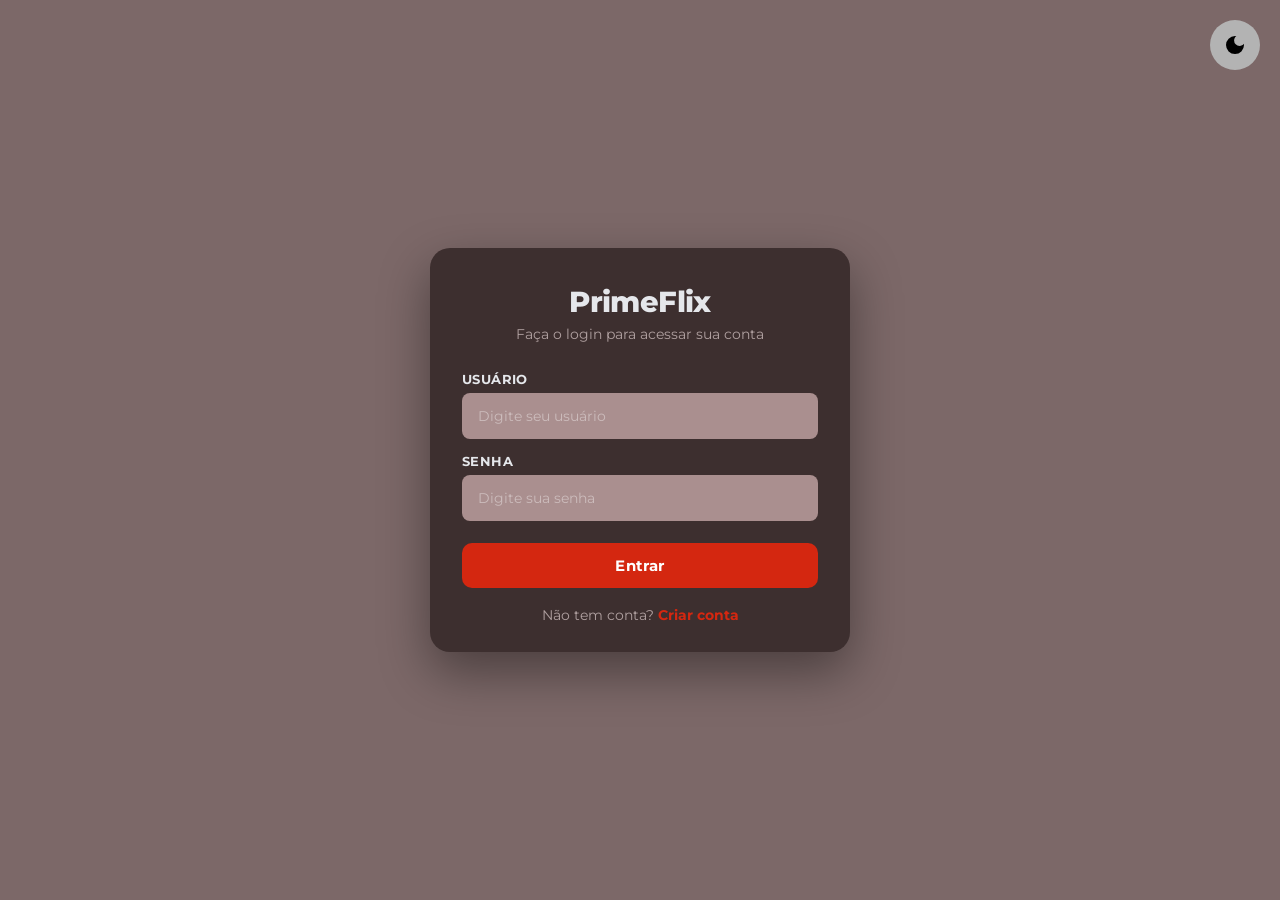
<file: index.html>
<!doctype html>
<html lang="pt-BR">
  <head>
    <meta charset="UTF-8" />
    <meta name="viewport" content="width=device-width, initial-scale=1.0" />
    <link rel="stylesheet" href="style/login.css" />
    <link rel="stylesheet" href="style/global/theme.css" />
    <title>Entre — PrimeFlix</title>
  </head>
  <body>
    <!-- BOTÃO DE TEMA -->
    <button id="themeButton">
      <svg
        xmlns="http://www.w3.org/2000/svg"
        height="24px"
        viewBox="0 -960 960 960"
        width="24px"
        fill="#e3e3e3"
      >
        <path
          d="M480-120q-150 0-255-105T120-480q0-150 105-255t255-105q14 0 27.5 1t26.5 3q-41 29-65.5 75.5T444-660q0 90 63 153t153 63q55 0 101-24.5t75-65.5q2 13 3 26.5t1 27.5q0 150-105 255T480-120Z"
        />
      </svg>
      <svg
        xmlns="http://www.w3.org/2000/svg"
        height="24px"
        viewBox="0 -960 960 960"
        width="24px"
        fill="#e3e3e3"
      >
        <path
          d="M338.5-338.5Q280-397 280-480t58.5-141.5Q397-680 480-680t141.5 58.5Q680-563 680-480t-58.5 141.5Q563-280 480-280t-141.5-58.5ZM200-440H40v-80h160v80Zm720 0H760v-80h160v80ZM440-760v-160h80v160h-80Zm0 720v-160h80v160h-80ZM256-650l-101-97 57-59 96 100-52 56Zm492 496-97-101 53-55 101 97-57 59Zm-98-550 97-101 59 57-100 96-56-52ZM154-212l101-97 55 53-97 101-59-57Z"
        />
      </svg>
    </button>

    <div class="container">
      <!-- ════════════ LOGIN ════════════ -->
      <div id="login" class="card">
        <h1>PrimeFlix</h1>
        <p class="subtitle">Faça o login para acessar sua conta</p>

        <div class="input-group">
          <label for="loginUser">Usuário</label>
          <input type="text" id="loginUser" placeholder="Digite seu usuário" />
        </div>

        <div class="input-group">
          <label for="loginPass">Senha</label>
          <input
            type="password"
            id="loginPass"
            placeholder="Digite sua senha"
          />
        </div>

        <button class="btn-primary" onclick="fazerLogin()">Entrar</button>

        <p class="switch-text">
          Não tem conta? <span onclick="mostrarCadastro()">Criar conta</span>
        </p>
      </div>

      <!-- ════════════ CADASTRO ════════════ -->
      <div id="cadastro" class="card card-wide" style="display: none">
        <!-- o style evita de mostrar a tela de login e cadastro ao mesmo tempo -->
        <h1>Criar conta</h1>
        <p class="subtitle">Preencha as informações abaixo</p>

        <!-- INDICADOR DE ETAPAS -->
        <div class="steps-indicator">
          <div class="step active" id="step-dot-1">
            <div class="step-dot">1</div>
            <span>Dados pessoais</span>
          </div>
          <div class="step-line"></div>
          <div class="step" id="step-dot-2">
            <div class="step-dot">2</div>
            <span>Endereço</span>
          </div>
          <div class="step-line"></div>
          <div class="step" id="step-dot-3">
            <div class="step-dot">3</div>
            <span>Acesso</span>
          </div>
        </div>

        <!-- ── ETAPA 1: Dados pessoais ── -->
        <div id="etapa1" class="etapa">
          <div class="row-2">
            <div class="input-group">
              <label for="nome">Nome completo</label>
              <input
                type="text"
                id="nome"
                maxlength="60"
                placeholder="Nome e sobrenome"
              />
              <span class="erro" id="erroNome"></span>
            </div>
            <div class="input-group">
              <label for="nomeMae">Nome da mãe</label>
              <input
                type="text"
                id="nomeMae"
                maxlength="60"
                placeholder="Nome completo da mãe"
              />
              <span class="erro" id="erroNomeMae"></span>
            </div>
          </div>

          <div class="row-3">
            <div class="input-group">
              <label for="dataNascimento">Data de nascimento</label>
              <input type="date" id="dataNascimento" />
            </div>
            <div class="input-group">
              <label for="sexo">Sexo</label>
              <select id="sexo">
                <option value="">Selecione</option>
                <option>Masculino</option>
                <option>Feminino</option>
              </select>
            </div>
            <div class="input-group">
              <label for="cpf">CPF</label>
              <input
                type="text"
                id="cpf"
                maxlength="14"
                placeholder="123.456.789-00"
                oninput="mascaraCPF(this)"
              />
              <span class="erro" id="erroCpf"></span>
            </div>
          </div>

          <div class="row-2">
            <div class="input-group">
              <label for="celular">Celular</label>
              <input
                type="tel"
                id="celular"
                maxlength="15"
                placeholder="(XX) XXXXX-XXXX"
                oninput="mascaraTel(this)"
              />
              <span class="erro" id="erroCelular"></span>
            </div>
            <div class="input-group">
              <label for="fixo">Telefone fixo</label>
              <input
                type="tel"
                id="fixo"
                maxlength="15"
                placeholder="(XX) XXXX-XXXX"
                oninput="mascaraTel(this)"
              />
            </div>
          </div>

          <button class="btn-primary" onclick="avancarEtapa1()">
            Continuar →
          </button>
        </div>

        <!-- ── ETAPA 2: Endereço ── -->
        <div id="etapa2" class="etapa" style="display: none">
          <div class="cep-row">
            <div class="input-group">
              <label for="cep">CEP</label>
              <input
                type="text"
                id="cep"
                placeholder="00000-000"
                oninput="mascaraCep(this)"
                maxlength="9"
              />
            </div>
            <button
              type="button"
              id="btnBuscar"
              class="btn-secondary"
              onclick="buscarCep()"
            >
              Buscar
            </button>
          </div>

          <div class="row-2">
            <div class="input-group flex-3">
              <label for="rua">Endereço</label>
              <input
                type="text"
                id="rua"
                class="readonly"
                readonly
                placeholder="Preenchido automaticamente"
              />
            </div>
            <div class="input-group flex-1">
              <label for="numero">Número</label>
              <input type="text" id="numero" placeholder="Ex: 42" />
            </div>
          </div>

          <div class="input-group">
            <label for="complemento">Complemento</label>
            <input
              type="text"
              id="complemento"
              placeholder="Apto, bloco... (opcional)"
            />
          </div>

          <div class="row-3">
            <div class="input-group flex-2">
              <label for="bairro">Bairro</label>
              <input type="text" id="bairro" class="readonly" readonly />
            </div>
            <div class="input-group flex-2">
              <label for="cidade">Cidade</label>
              <input type="text" id="cidade" class="readonly" readonly />
            </div>
            <div class="input-group flex-1">
              <label for="uf">UF</label>
              <input type="text" id="uf" class="readonly" readonly />
            </div>
          </div>

          <div class="btn-row">
            <button class="btn-outline" onclick="voltarEtapa(1)">
              ← Voltar
            </button>
            <button class="btn-primary" onclick="avancarEtapa2()">
              Continuar
            </button>
          </div>
        </div>

        <!-- ── ETAPA 3: Dados de acesso ── -->
        <div id="etapa3" class="etapa" style="display: none">
          <div class="input-group">
            <label for="cadUser">Nome de usuário</label>
            <input
              type="text"
              id="cadUser"
              placeholder="Escolha um usuário único"
            />
          </div>

          <div class="row-2">
            <div class="input-group">
              <label for="cadPass">Senha</label>
              <input
                type="password"
                id="cadPass"
                placeholder="Mínimo 8 caracteres"
              />
              <span class="erro" id="erroCadPass"></span>
            </div>
            <div class="input-group">
              <label for="confirmarSenha">Confirmar senha</label>
              <input
                type="password"
                id="confirmarSenha"
                placeholder="Repita a senha"
              />
              <span class="erro" id="erroConfirmarSenha"></span>
            </div>
          </div>

          <div class="btn-row">
            <button class="btn-outline" onclick="voltarEtapa(2)">
              ← Voltar
            </button>
            <button class="btn-primary" onclick="cadastrar()">
              Criar conta
            </button>
          </div>
        </div>

        <p class="switch-text">
          Já tem conta? <span onclick="mostrarLogin()">Fazer login</span>
        </p>
      </div>
    </div>
    <div id="toastContainer"></div>
    <script src="javascript/script.js"></script>
    <script src="javascript/dark-mode.js"></script>
  </body>
</html>
</file>
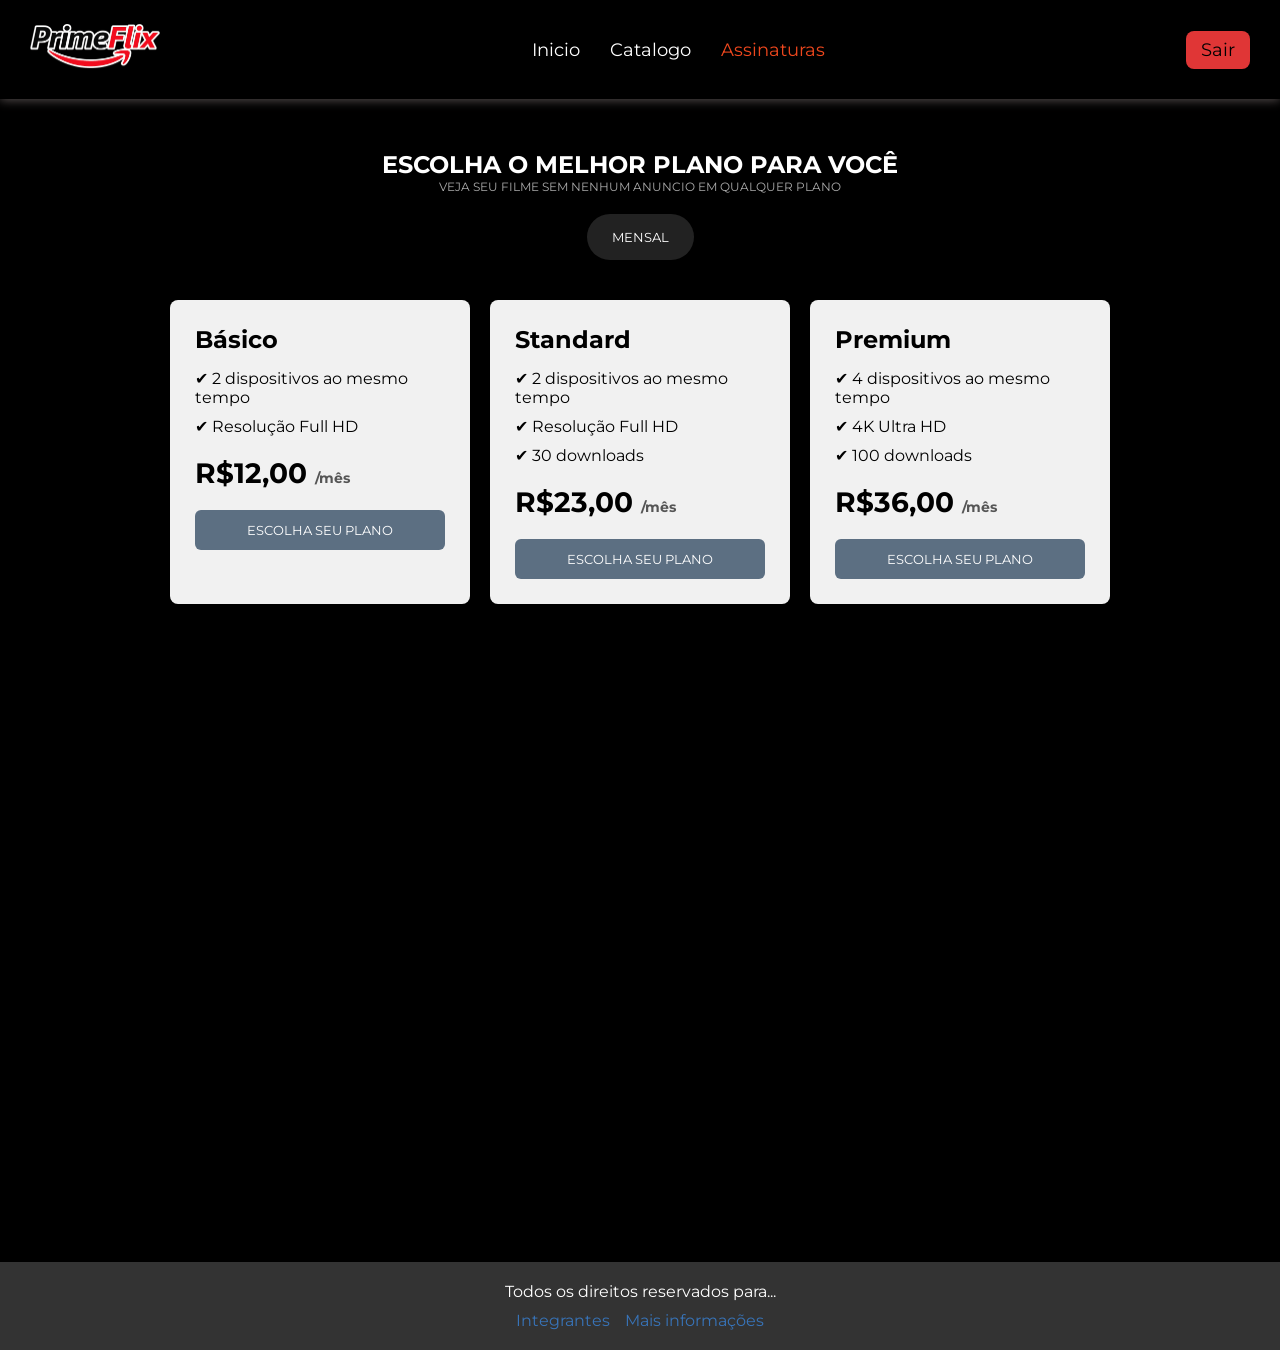
<file: assinaturas.html>
<!doctype html>
<html lang="pt-BR">
  <head>
    <meta charset="UTF-8" />
    <meta name="viewport" content="width=device-width, initial-scale=1.0" />
    <link rel="stylesheet" href="style/assinatura.css" />
    <title>Assinaturas</title>
  </head>
  <body>
    <header>
      <a href="#">
        <img
          class="header-img"
          src="img/img-page/banner-1.png"
          alt="imagem-logo"
        />
      </a>

      <nav>
        <ul class="header-content">
          <li><a href="home.html" class="header-item">Inicio</a></li>
          <li><a href="catalogo-page.html" class="header-item">Catalogo</a></li>
          <li>
            <a href="#" class="active header-item">Assinaturas</a>
          </li>
        </ul>
      </nav>

      <div class="button-out">
        <button class="butao" onclick="logout()">Sair</button>
      </div>

      <div class="mobile-menu-icon">
        <button onclick="menuShow()">
          <img src="img/icon/menu.png" alt="Abrir Menu" />
        </button>
      </div>

      <!-- Menu Hamburguer -->
      <div class="mobile-menu">
        <ul class="mobile-nav">
          <li><a href="home.html" class="active">Início</a></li>
          <li><a href="catalogo-page.html">Catálogo</a></li>
          <li><a href="#">Assinaturas</a></li>
        </ul>

        <div class="mobile-button-out">
          <button class="butao" onclick="logout()">Sair</button>
        </div>
      </div>
    </header>

    <main>
      <section class="plans-section">
        <h1>ESCOLHA O MELHOR PLANO PARA VOCÊ</h1>
        <p class="differential">
          VEJA SEU FILME SEM NENHUM ANUNCIO EM QUALQUER PLANO
        </p>

        <!-- TOGGLE -->
        <div class="toggle">
          <button>MENSAL</button>
        </div>

        <!-- PLANOS -->
        <div class="plans">
          <div class="card">
            <h2>Básico</h2>
            <ul>
              <li>✔ 2 dispositivos ao mesmo tempo</li>
              <li>✔ Resolução Full HD</li>
            </ul>

            <p class="price">R$12,00 <span>/mês</span></p>

            <button>ESCOLHA SEU PLANO</button>
          </div>

          <div class="card">
            <h2>Standard</h2>
            <ul>
              <li>✔ 2 dispositivos ao mesmo tempo</li>
              <li>✔ Resolução Full HD</li>
              <li>✔ 30 downloads</li>
            </ul>

            <p class="price">R$23,00 <span>/mês</span></p>

            <button>ESCOLHA SEU PLANO</button>
          </div>

          <div class="card">
            <h2>Premium</h2>
            <ul>
              <li>✔ 4 dispositivos ao mesmo tempo</li>
              <li>✔ 4K Ultra HD</li>
              <li>✔ 100 downloads</li>
            </ul>

            <p class="price">R$36,00 <span>/mês</span></p>

            <button>ESCOLHA SEU PLANO</button>
          </div>
        </div>
      </section>
    </main>

    <footer>
      <div class="footer-content">
        <p>Todos os direitos reservados para...</p>
        <ul class="footer-links">
          <li><a href="#">Integrantes</a></li>
          <li><a href="#">Mais informações</a></li>
        </ul>
      </div>
    </footer>
    <script src="javascript/script.js"></script>
    <script src="javascript/menu.js"></script>
    <script src="javascript/home.js"></script>
  </body>
</html>
</file>
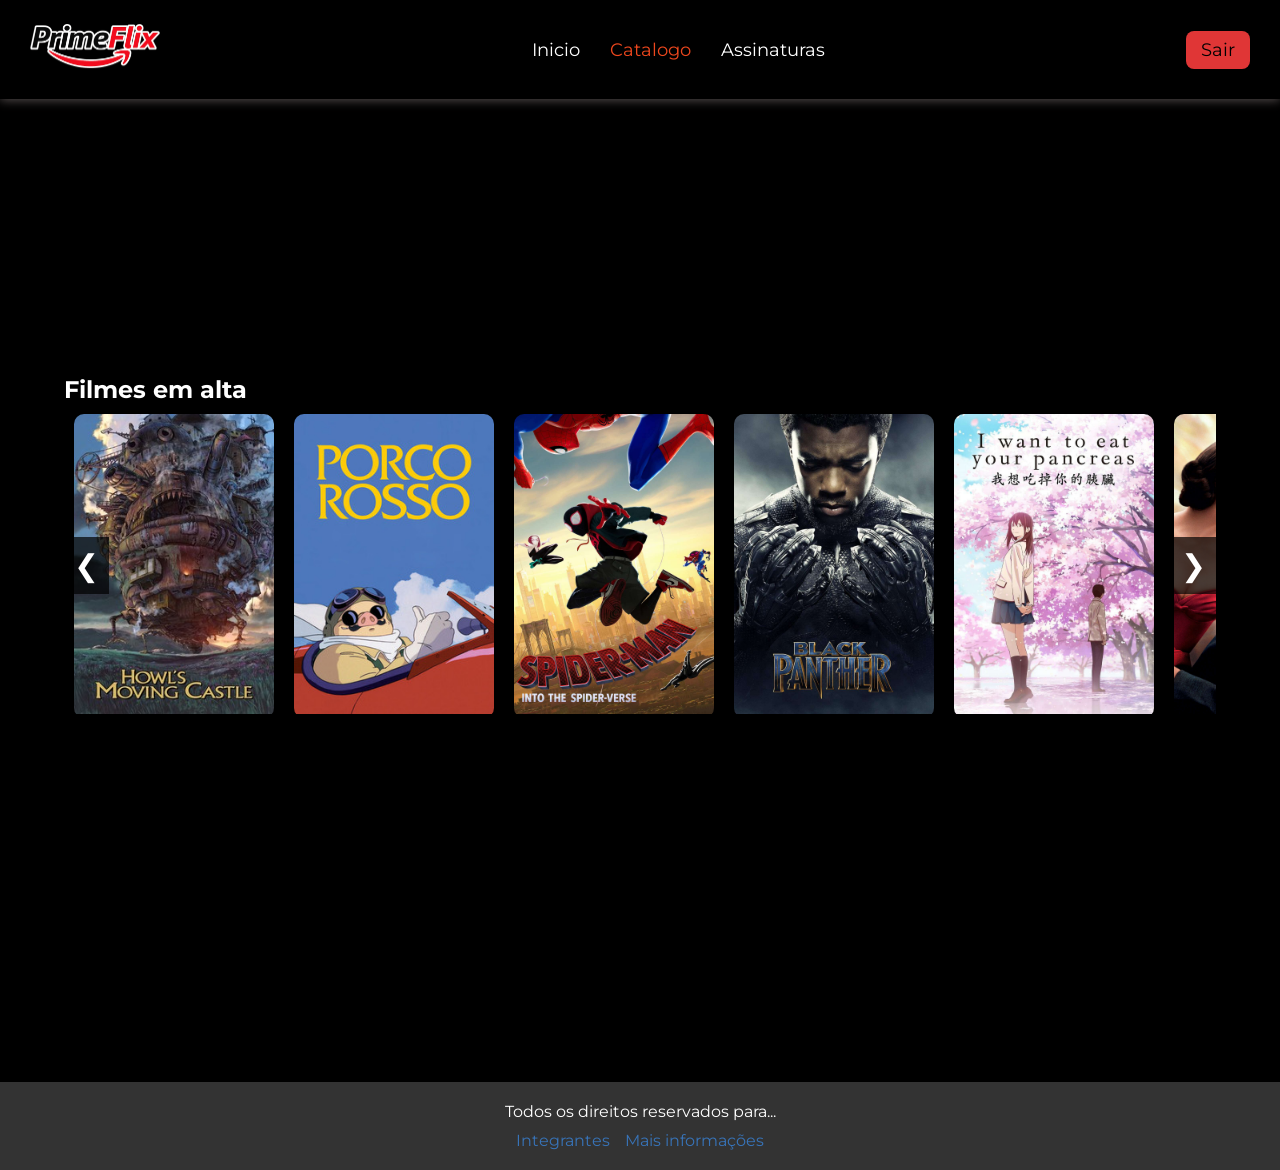
<file: catalogo-page.html>
<!doctype html>
<html lang="pt-BR">
  <head>
    <meta charset="UTF-8" />
    <meta name="viewport" content="width=device-width, initial-scale=1.0" />
    <link rel="stylesheet" href="style/catalogo-page.css" />
    <title>Catologo</title>
  </head>
  <body>
    <header>
      <a href="#">
        <img
          class="header-img"
          src="img/img-page/banner-1.png"
          alt="imagem-logo"
        />
      </a>

      <nav>
        <ul class="header-content">
          <li><a href="home.html" class="header-item">Inicio</a></li>
          <li><a href="#" class="active header-item">Catalogo</a></li>
          <li>
            <a href="assinaturas.html " class="header-item">Assinaturas</a>
          </li>
        </ul>
      </nav>

      <div class="button-out">
        <button class="butao" onclick="logout()">Sair</button>
      </div>

      <div class="mobile-menu-icon">
        <button onclick="menuShow()">
          <img src="img/icon/menu.png" alt="Abrir Menu" />
        </button>
      </div>

      <!-- Menu Hamburguer -->
      <div class="mobile-menu">
        <ul class="mobile-nav">
          <li><a href="home.html">Início</a></li>
          <li><a href="#" class="active header-item">Catálogo</a></li>
          <li><a href="assinaturas.html">Assinaturas</a></li>
        </ul>

        <div class="mobile-button-out">
          <button class="butao" onclick="logout()">Sair</button>
        </div>
      </div>
    </header>

    <main>
      <div class="carousel-container">
        <h2>Filmes em alta</h2>

        <div class="carousel">
          <button class="btn prev">&#10094;</button>

          <div class="carousel-track" id="track">
            <div class="card">
              <img src="img/film-img/CasteloAnimado.jpg" />
            </div>
            <div class="card"><img src="img/film-img/PorcoRosso.jpg" /></div>
            <div class="card">
              <img src="img/film-img/spider-man-into-the-spider.jpg" />
            </div>
            <div class="card"><img src="img/film-img/black-panther.jpg" /></div>
            <div class="card">
              <img src="img/film-img/i-want-to-eat-your-pancreas.jpg" />
            </div>
            <div class="card"><img src="img/film-img/me-before-you.jpg" /></div>
            <div class="card"><img src="img/film-img/interstellar.jpg" /></div>
            <div class="card"><img src="img/film-img/deadpool.jpg" /></div>
            <div class="card"><img src="img/film-img/entergalactic.jpg" /></div>
            <div class="card">
              <img src="img/film-img/the-age-of-adaline.jpg" />
            </div>
          </div>

          <button class="btn next">&#10095;</button>
        </div>
      </div>
    </main>

    <footer>
      <div class="footer-content">
        <p>Todos os direitos reservados para...</p>
        <ul class="footer-links">
          <li><a href="#">Integrantes</a></li>
          <li><a href="#">Mais informações</a></li>
        </ul>
      </div>
    </footer>
    <script src="javascript/script.js"></script>
    <script src="javascript/menu.js"></script>
    <script src="javascript/home.js"></script>
  </body>
</html>
</file>
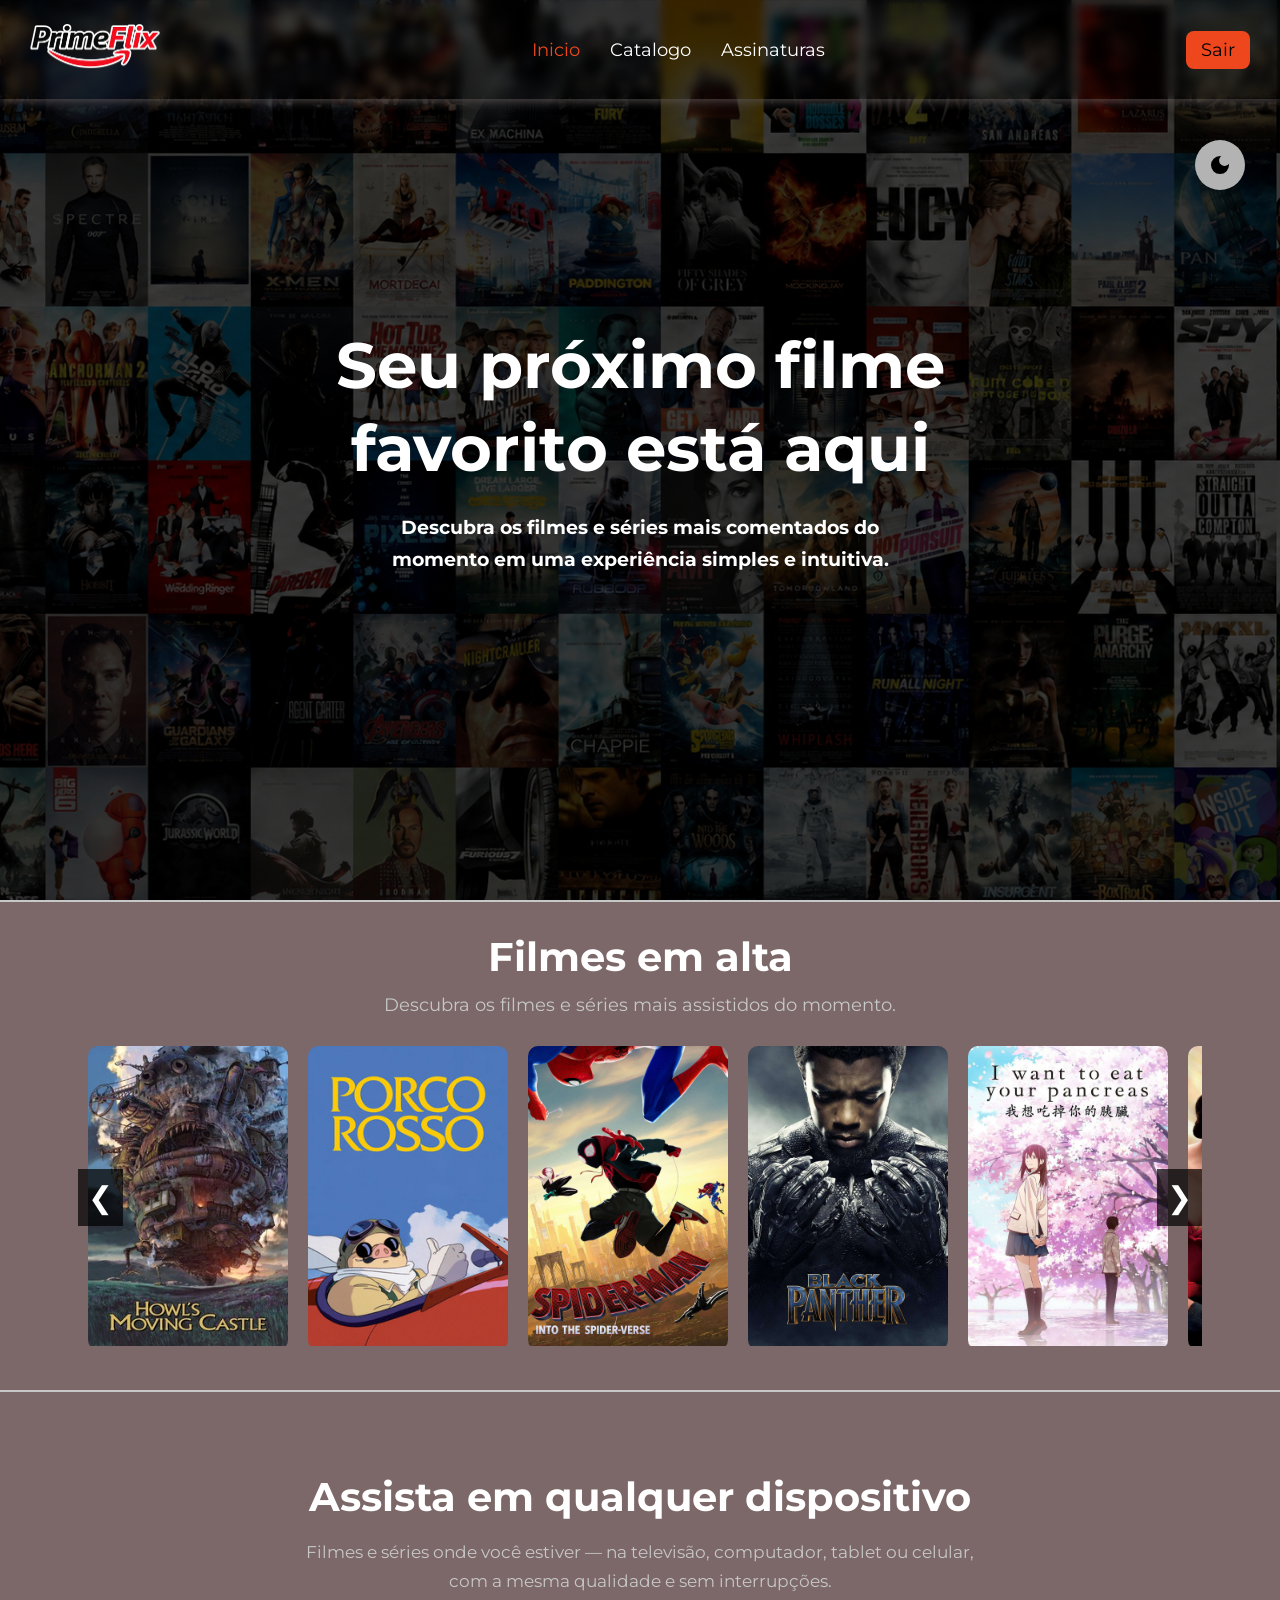
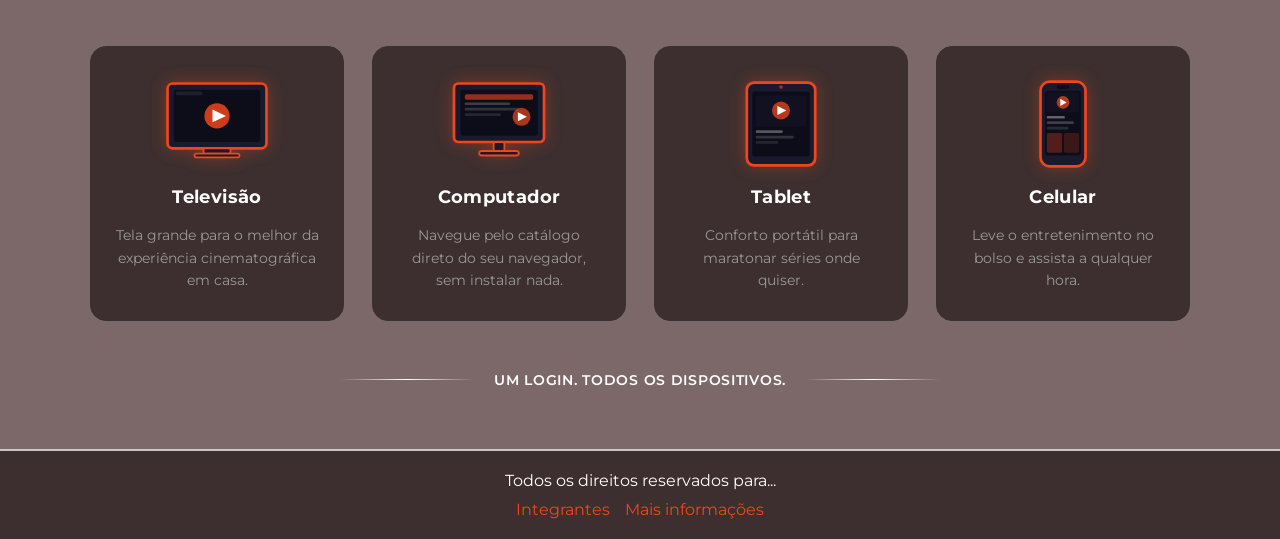
<file: home.html>
<!doctype html>
<html lang="pt-BR">
  <head>
    <meta charset="UTF-8" />
    <meta name="viewport" content="width=device-width, initial-scale=1.0" />
    <link rel="stylesheet" href="style/home.css" />
    <link rel="stylesheet" href="style/global/theme.css" />
    <title>PrimeFlix</title>
  </head>
  <body>
    <button id="themeButton">
      <svg
        xmlns="http://www.w3.org/2000/svg"
        height="24px"
        viewBox="0 -960 960 960"
        width="24px"
        fill="#e3e3e3"
      >
        <path
          d="M480-120q-150 0-255-105T120-480q0-150 105-255t255-105q14 0 27.5 1t26.5 3q-41 29-65.5 75.5T444-660q0 90 63 153t153 63q55 0 101-24.5t75-65.5q2 13 3 26.5t1 27.5q0 150-105 255T480-120Z"
        />
      </svg>
      <svg
        xmlns="http://www.w3.org/2000/svg"
        height="24px"
        viewBox="0 -960 960 960"
        width="24px"
        fill="#e3e3e3"
      >
        <path
          d="M338.5-338.5Q280-397 280-480t58.5-141.5Q397-680 480-680t141.5 58.5Q680-563 680-480t-58.5 141.5Q563-280 480-280t-141.5-58.5ZM200-440H40v-80h160v80Zm720 0H760v-80h160v80ZM440-760v-160h80v160h-80Zm0 720v-160h80v160h-80ZM256-650l-101-97 57-59 96 100-52 56Zm492 496-97-101 53-55 101 97-57 59Zm-98-550 97-101 59 57-100 96-56-52ZM154-212l101-97 55 53-97 101-59-57Z"
        />
      </svg>
    </button>

    <header>
      <a href="#">
        <img
          class="header-img"
          src="img/img-page/banner-1.png"
          alt="imagem-logo"
        />
      </a>

      <nav>
        <ul class="header-content">
          <li><a href="#" class="active header-item">Inicio</a></li>
          <li><a href="catalogo-page.html" class="header-item">Catalogo</a></li>
          <li>
            <a href="assinaturas.html" class="header-item">Assinaturas</a>
          </li>
        </ul>
      </nav>

      <div class="button-out">
        <button class="butao" onclick="logout()">Sair</button>
      </div>

      <div class="mobile-menu-icon">
        <button onclick="menuShow()">
          <img src="img/icon/menu.png" alt="Abrir Menu" />
        </button>
      </div>

      <!-- Menu Hamburguer -->
      <div class="mobile-menu">
        <ul class="mobile-nav">
          <li><a href="#" class="active">Início</a></li>
          <li><a href="catalogo-page.html">Catálogo</a></li>
          <li><a href="assinaturas.html">Assinaturas</a></li>
        </ul>

        <div class="mobile-button-out">
          <button class="butao" onclick="logout()">Sair</button>
        </div>
      </div>
    </header>

    <!-- Pagina -->
    <main>
      <div class="home">
        <div class="home-content">
          <h1>Seu próximo filme favorito está aqui</h1>
        </div>
        <div class="second-content">
          <p>
            Descubra os filmes e séries mais comentados do momento em uma
            experiência simples e intuitiva.
          </p>
        </div>
      </div>

      <!-- SEÇÃO: INFORMAÇÕES DO APP (cards de texto) -->
      <div class="home-page">
        <!-- carousel -->
        <div class="carousel-container">
          <h2>Filmes em alta</h2>
          <p class="carousel-text">
            Descubra os filmes e séries mais assistidos do momento.
          </p>

          <div class="carousel">
            <button class="btn prev">&#10094;</button>

            <div class="carousel-track" id="track">
              <div class="card">
                <a href="template/synopsis.html?id=castelo"
                  ><img src="img/film-img/CasteloAnimado.jpg"
                /></a>
              </div>

              <div class="card">
                <a href="template/synopsis.html?id=porco"
                  ><img src="img/film-img/PorcoRosso.jpg"
                /></a>
              </div>

              <div class="card">
                <a href="template/synopsis.html?id=spider_man"
                  ><img src="img/film-img/spider-man-into-the-spider.jpg"
                /></a>
              </div>

              <div class="card">
                <a href="template/synopsis.html?id=pantera"
                  ><img src="img/film-img/black-panther.jpg"
                /></a>
              </div>

              <div class="card">
                <a href="template/synopsis.html?id=pancreas"
                  ><img src="img/film-img/i-want-to-eat-your-pancreas.jpg"
                /></a>
              </div>

              <div class="card">
                <a href="template/synopsis.html?id=beforeYou"
                  ><img src="img/film-img/me-before-you.jpg"
                /></a>
              </div>

              <div class="card">
                <a href="template/synopsis.html?id=interestelar"
                  ><img src="img/film-img/interstellar.jpg"
                /></a>
              </div>

              <div class="card">
                <a href="template/synopsis.html?id=deadpool"
                  ><img src="img/film-img/deadpool.jpg"
                /></a>
              </div>

              <div class="card">
                <a href="template/synopsis.html?id=entergalatic"
                  ><img src="img/film-img/entergalactic.jpg"
                /></a>
              </div>

              <div class="card">
                <a href="template/synopsis.html?id=adeline"
                  ><img src="img/film-img/the-age-of-adaline.jpg"
                /></a>
              </div>

              <div class="card">
                <a href="template/synopsis.html?id=ponyo"
                  ><img src="img/film-img/ponyo.jpg"
                /></a>
              </div>

              <div class="card">
                <a
                  href="https://youtu.be/QDia3e12czc?si=7f7-eOkRZE1neb-5"
                  target="_blank"
                  ><img src="img/film-img/rickAstley.webp"
                /></a>
              </div>
            </div>
            <button class="btn next">&#10095;</button>
          </div>
        </div>
      </div>

      <section class="section-telas">
        <div class="telas-header">
          <h2>Assista em qualquer dispositivo</h2>

          <p>
            Filmes e séries onde você estiver — na televisão, computador, tablet
            ou celular, com a mesma qualidade e sem interrupções.
          </p>
        </div>

        <div class="telas-grid">
          <div class="telas-card">
            <div class="telas-icons">
              <svg viewBox="0 0 120 100" xmlns="http://www.w3.org/2000/svg">
                <!-- Corpo da TV -->
                <rect
                  x="5"
                  y="5"
                  width="110"
                  height="72"
                  rx="6"
                  ry="6"
                  fill="#1a1a2e"
                  stroke="#ee471d"
                  stroke-width="3"
                />
                <!-- Tela interna -->
                <rect
                  x="12"
                  y="12"
                  width="96"
                  height="58"
                  rx="3"
                  ry="3"
                  fill="#0d0d1a"
                />
                <!-- Conteúdo na tela (play icon + brilho) -->
                <circle cx="60" cy="41" r="14" fill="#ee471d" opacity="0.85" />
                <polygon points="55,34 55,48 70,41" fill="white" />
                <!-- Reflexo na tela -->
                <rect
                  x="14"
                  y="14"
                  width="30"
                  height="4"
                  rx="2"
                  fill="white"
                  opacity="0.08"
                />
                <!-- Base / pé -->
                <rect
                  x="45"
                  y="77"
                  width="30"
                  height="6"
                  rx="2"
                  fill="#1a1a2e"
                  stroke="#ee471d"
                  stroke-width="2"
                />
                <rect
                  x="35"
                  y="83"
                  width="50"
                  height="4"
                  rx="2"
                  fill="#1a1a2e"
                  stroke="#ee471d"
                  stroke-width="2"
                />
              </svg>
            </div>
            <h3>Televisão</h3>
            <p>
              Tela grande para o melhor da experiência cinematográfica em casa.
            </p>
          </div>

          <div class="telas-card">
            <div class="telas-icons">
              <svg viewBox="0 0 120 100" xmlns="http://www.w3.org/2000/svg">
                <!-- Monitor -->
                <rect
                  x="10"
                  y="5"
                  width="100"
                  height="65"
                  rx="5"
                  ry="5"
                  fill="#1a1a2e"
                  stroke="#ee471d"
                  stroke-width="3"
                />
                <!-- Tela interna -->
                <rect
                  x="17"
                  y="12"
                  width="86"
                  height="51"
                  rx="3"
                  ry="3"
                  fill="#0d0d1a"
                />
                <!-- Conteúdo na tela -->
                <rect
                  x="22"
                  y="17"
                  width="76"
                  height="6"
                  rx="2"
                  fill="#ee471d"
                  opacity="0.6"
                />
                <rect
                  x="22"
                  y="26"
                  width="50"
                  height="3"
                  rx="1"
                  fill="#ffffff"
                  opacity="0.2"
                />
                <rect
                  x="22"
                  y="32"
                  width="60"
                  height="3"
                  rx="1"
                  fill="#ffffff"
                  opacity="0.15"
                />
                <rect
                  x="22"
                  y="38"
                  width="40"
                  height="3"
                  rx="1"
                  fill="#ffffff"
                  opacity="0.1"
                />
                <circle cx="85" cy="42" r="10" fill="#ee471d" opacity="0.7" />
                <polygon points="81,37 81,47 91,42" fill="white" />
                <!-- Base pescoço -->
                <rect
                  x="54"
                  y="70"
                  width="12"
                  height="10"
                  rx="2"
                  fill="#1a1a2e"
                  stroke="#ee471d"
                  stroke-width="2"
                />
                <!-- Base -->
                <rect
                  x="38"
                  y="80"
                  width="44"
                  height="5"
                  rx="3"
                  fill="#1a1a2e"
                  stroke="#ee471d"
                  stroke-width="2"
                />
              </svg>
            </div>
            <h3>Computador</h3>
            <p>
              Navegue pelo catálogo direto do seu navegador, sem instalar nada.
            </p>
          </div>

          <div class="telas-card">
            <div class="telas-icons">
              <svg viewBox="0 0 120 100" xmlns="http://www.w3.org/2000/svg">
                <!-- Corpo do tablet -->
                <rect
                  x="22"
                  y="4"
                  width="76"
                  height="92"
                  rx="8"
                  ry="8"
                  fill="#1a1a2e"
                  stroke="#ee471d"
                  stroke-width="3"
                />
                <!-- Tela interna -->
                <rect
                  x="28"
                  y="14"
                  width="64"
                  height="72"
                  rx="3"
                  ry="3"
                  fill="#0d0d1a"
                />
                <!-- Botão home -->
                <circle cx="60" cy="92" r="0" fill="none" />
                <!-- Câmera -->
                <circle cx="60" cy="9" r="2" fill="#ee471d" opacity="0.6" />
                <!-- Conteúdo na tela -->
                <rect
                  x="32"
                  y="18"
                  width="56"
                  height="35"
                  rx="2"
                  fill="#111122"
                />
                <circle cx="60" cy="35" r="10" fill="#ee471d" opacity="0.75" />
                <polygon points="56,30 56,40 66,35" fill="white" />
                <rect
                  x="32"
                  y="57"
                  width="30"
                  height="3"
                  rx="1"
                  fill="#ffffff"
                  opacity="0.3"
                />
                <rect
                  x="32"
                  y="63"
                  width="42"
                  height="3"
                  rx="1"
                  fill="#ffffff"
                  opacity="0.15"
                />
                <rect
                  x="32"
                  y="69"
                  width="25"
                  height="3"
                  rx="1"
                  fill="#ffffff"
                  opacity="0.1"
                />
              </svg>
            </div>
            <h3>Tablet</h3>
            <p>Conforto portátil para maratonar séries onde quiser.</p>
          </div>

          <div class="telas-card">
            <div class="telas-icons">
              <svg viewBox="0 0 120 100" xmlns="http://www.w3.org/2000/svg">
                <!-- Corpo do celular -->
                <rect
                  x="35"
                  y="3"
                  width="50"
                  height="94"
                  rx="10"
                  ry="10"
                  fill="#1a1a2e"
                  stroke="#ee471d"
                  stroke-width="3"
                />
                <!-- Tela interna -->
                <rect
                  x="40"
                  y="13"
                  width="40"
                  height="72"
                  rx="4"
                  ry="4"
                  fill="#0d0d1a"
                />
                <!-- Notch / câmera -->
                <rect
                  x="53"
                  y="7"
                  width="14"
                  height="4"
                  rx="2"
                  fill="#0d0d1a"
                />
                <!-- Botão home -->
                <circle cx="60" cy="94" r="0" fill="none" />
                <!-- Conteúdo na tela -->
                <rect
                  x="42"
                  y="15"
                  width="36"
                  height="22"
                  rx="2"
                  fill="#111122"
                />
                <circle cx="60" cy="26" r="7" fill="#ee471d" opacity="0.75" />
                <polygon points="57,22 57,30 64,26" fill="white" />
                <rect
                  x="42"
                  y="41"
                  width="20"
                  height="3"
                  rx="1"
                  fill="#ffffff"
                  opacity="0.35"
                />
                <rect
                  x="42"
                  y="47"
                  width="30"
                  height="3"
                  rx="1"
                  fill="#ffffff"
                  opacity="0.2"
                />
                <rect
                  x="42"
                  y="53"
                  width="24"
                  height="3"
                  rx="1"
                  fill="#ffffff"
                  opacity="0.12"
                />
                <!-- Mini cards de filmes -->
                <rect
                  x="42"
                  y="60"
                  width="17"
                  height="22"
                  rx="2"
                  fill="#ee471d"
                  opacity="0.3"
                />
                <rect
                  x="61"
                  y="60"
                  width="17"
                  height="22"
                  rx="2"
                  fill="#ee471d"
                  opacity="0.2"
                />
              </svg>
            </div>
            <h3>Celular</h3>
            <p>Leve o entretenimento no bolso e assista a qualquer hora.</p>
          </div>
        </div>

        <div class="devices-divider">
          <span>Um login. Todos os dispositivos.</span>
        </div>
      </section>
    </main>

    <footer>
      <div class="footer-content">
        <p>Todos os direitos reservados para...</p>
        <ul class="footer-links">
          <li><a href="template/integrantes.html" target="_blank">Integrantes</a></li>
          <li>
            <a href="https://github.com/riickiy2/PrimeFlix" target="_blank"
              >Mais informações</a
            >
          </li>
        </ul>
      </div>
    </footer>
    <script src="javascript/home.js"></script>
    <script src="javascript/menu.js"></script>
    <script src="javascript/dark-mode.js"></script>
  </body>
</html>
</file>
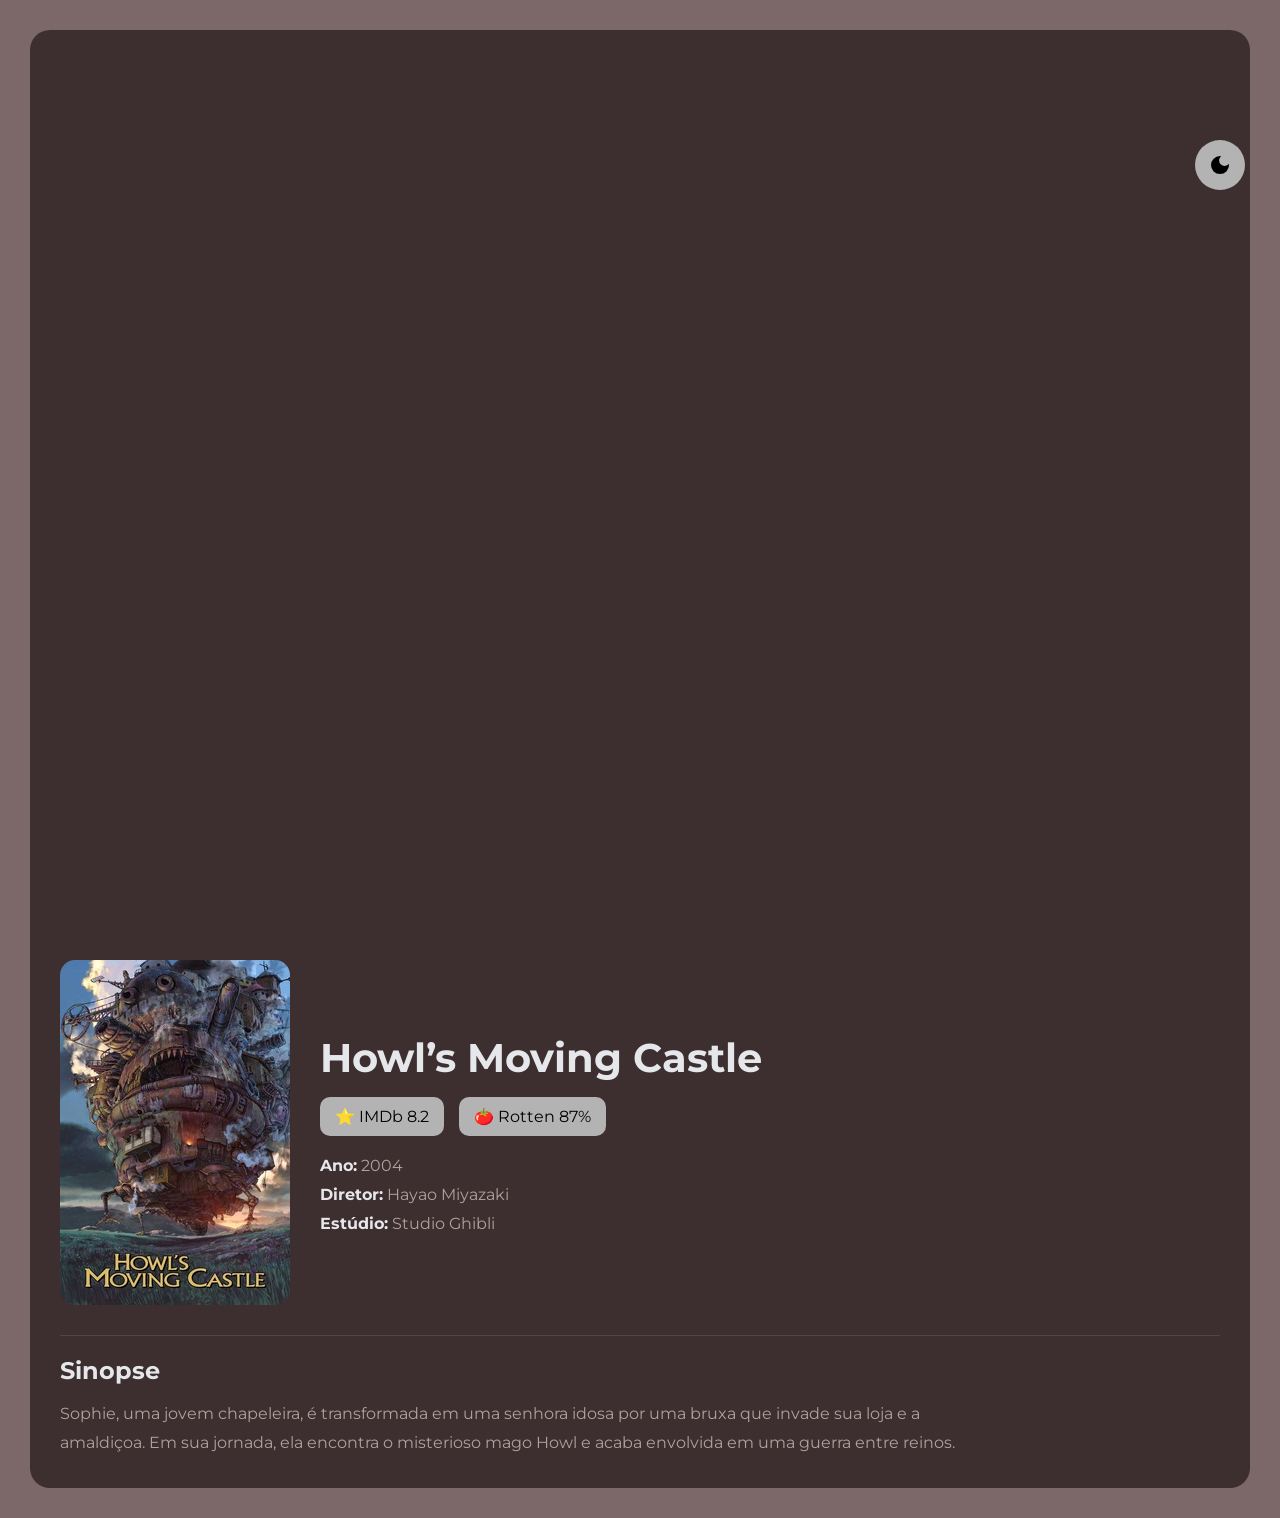
<file: review.html>
<!DOCTYPE html>
<html lang="pt-BR">
<head>
    <meta charset="UTF-8">
    <meta name="viewport" content="width=device-width, initial-scale=1.0">
    <link rel="stylesheet" href="style/review.css">
    <link rel="stylesheet" href="style/global/theme.css">
    <title>review</title>
</head>
<body>
    <button id="themeButton">
      <svg
        xmlns="http://www.w3.org/2000/svg"
        height="24px"
        viewBox="0 -960 960 960"
        width="24px"
        fill="#e3e3e3"
      >
        <path
          d="M480-120q-150 0-255-105T120-480q0-150 105-255t255-105q14 0 27.5 1t26.5 3q-41 29-65.5 75.5T444-660q0 90 63 153t153 63q55 0 101-24.5t75-65.5q2 13 3 26.5t1 27.5q0 150-105 255T480-120Z"
        />
      </svg>
      <svg
        xmlns="http://www.w3.org/2000/svg"
        height="24px"
        viewBox="0 -960 960 960"
        width="24px"
        fill="#e3e3e3"
      >
        <path
          d="M338.5-338.5Q280-397 280-480t58.5-141.5Q397-680 480-680t141.5 58.5Q680-563 680-480t-58.5 141.5Q563-280 480-280t-141.5-58.5ZM200-440H40v-80h160v80Zm720 0H760v-80h160v80ZM440-760v-160h80v160h-80Zm0 720v-160h80v160h-80ZM256-650l-101-97 57-59 96 100-52 56Zm492 496-97-101 53-55 101 97-57 59Zm-98-550 97-101 59 57-100 96-56-52ZM154-212l101-97 55 53-97 101-59-57Z"
        />
      </svg>
    </button>

    <div class="movie-page">
  <div class="movie-container">

    <!-- Trailer -->
    <section class="movie-trailer">
      <iframe
        src="https://www.youtube.com/embed/2x5SejvTMeA"
        title="Trailer"
        allowfullscreen>
      </iframe>
    </section>

    <!-- Informações -->
    <section class="movie-info">

      <div class="movie-header">
        <img
          src="img/film-img/CasteloAnimado.jpg"
          alt="Poster do filme"
          class="movie-poster"
        />

        <div class="movie-text">
          <h1>Howl’s Moving Castle</h1>

          <div class="movie-rating">
            <span>⭐ IMDb 8.2</span>
            <span>🍅 Rotten 87%</span>
          </div>

          <div class="movie-meta">
            <p><strong>Ano:</strong> 2004</p>
            <p><strong>Diretor:</strong> Hayao Miyazaki</p>
            <p><strong>Estúdio:</strong> Studio Ghibli</p>
          </div>
        </div>
      </div>

      <div class="movie-synopsis">
        <h2>Sinopse</h2>

        <p>
          Sophie, uma jovem chapeleira, é transformada em
          uma senhora idosa por uma bruxa que invade sua
          loja e a amaldiçoa. Em sua jornada, ela encontra
          o misterioso mago Howl e acaba envolvida em uma
          guerra entre reinos.
        </p>
      </div>

    </section>
  </div>
</div>
    
    <script src="javascript/dark-mode.js"></script>
</body>
</html>
</file>
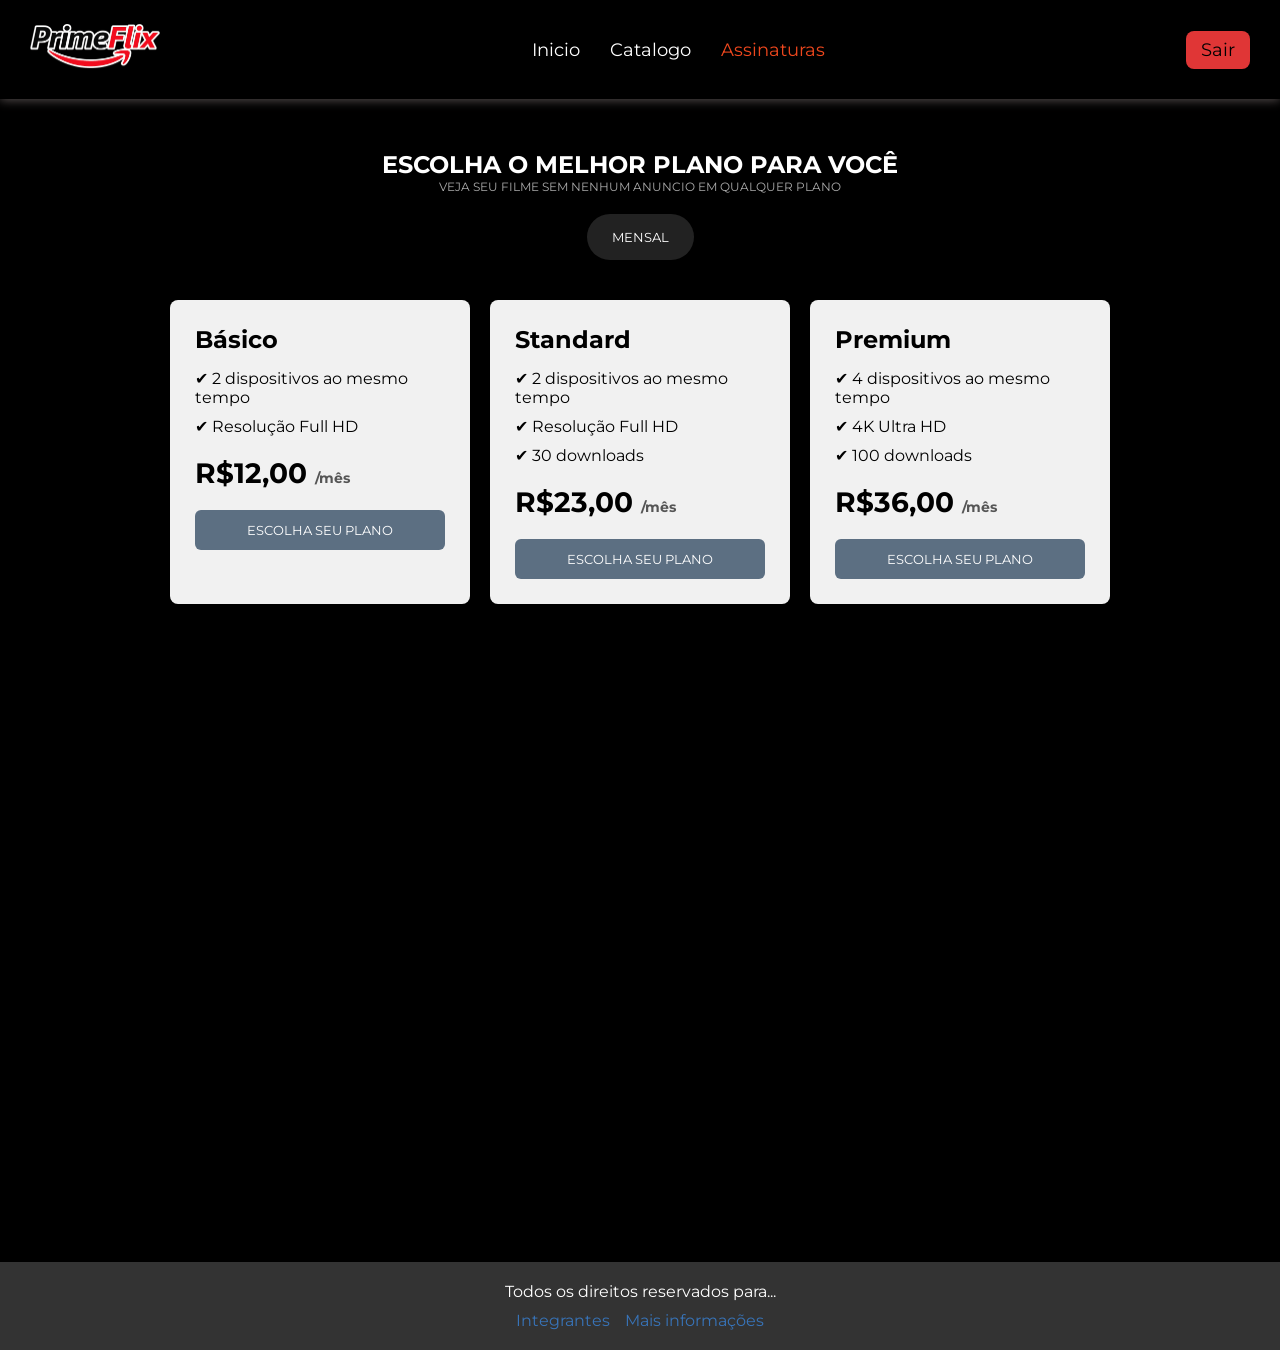
<file: template/assinaturas.html>
<!doctype html>
<html lang="pt-BR">
  <head>
    <meta charset="UTF-8" />
    <meta name="viewport" content="width=device-width, initial-scale=1.0" />
    <link rel="stylesheet" href="/style/assinatura.css" />
    <title>Assinaturas</title>
  </head>
  <body>
    <header>
      <a href="#">
        <img
          class="header-img"
          src="/img/img-page/banner-1.png"
          alt="imagem-logo"
        />
      </a>

      <nav>
        <ul class="header-content">
          <li><a href="home.html" class="header-item">Inicio</a></li>
          <li><a href="catalogo-page.html" class="header-item">Catalogo</a></li>
          <li>
            <a href="#" class="active header-item">Assinaturas</a>
          </li>
        </ul>
      </nav>

      <div class="button-out">
        <button class="butao" onclick="logout()">Sair</button>
      </div>

      <div class="mobile-menu-icon">
        <button onclick="menuShow()">
          <img src="/img/icon/menu.png" alt="Abrir Menu" />
        </button>
      </div>

      <!-- Menu Hamburguer -->
      <div class="mobile-menu">
        <ul class="mobile-nav">
          <li><a href="home.html" class="active">Início</a></li>
          <li><a href="catalogo-page.html">Catálogo</a></li>
          <li><a href="#">Assinaturas</a></li>
        </ul>

        <div class="mobile-button-out">
          <button class="butao" onclick="logout()">Sair</button>
        </div>
      </div>
    </header>

    <main>
      <section class="plans-section">
        <h1>ESCOLHA O MELHOR PLANO PARA VOCÊ</h1>
        <p class="differential">
          VEJA SEU FILME SEM NENHUM ANUNCIO EM QUALQUER PLANO
        </p>

        <!-- TOGGLE -->
        <div class="toggle">
          <button>MENSAL</button>
        </div>

        <!-- PLANOS -->
        <div class="plans">
          <div class="card">
            <h2>Básico</h2>
            <ul>
              <li>✔ 2 dispositivos ao mesmo tempo</li>
              <li>✔ Resolução Full HD</li>
            </ul>

            <p class="price">R$12,00 <span>/mês</span></p>

            <button>ESCOLHA SEU PLANO</button>
          </div>

          <div class="card">
            <h2>Standard</h2>
            <ul>
              <li>✔ 2 dispositivos ao mesmo tempo</li>
              <li>✔ Resolução Full HD</li>
              <li>✔ 30 downloads</li>
            </ul>

            <p class="price">R$23,00 <span>/mês</span></p>

            <button>ESCOLHA SEU PLANO</button>
          </div>

          <div class="card">
            <h2>Premium</h2>
            <ul>
              <li>✔ 4 dispositivos ao mesmo tempo</li>
              <li>✔ 4K Ultra HD</li>
              <li>✔ 100 downloads</li>
            </ul>

            <p class="price">R$36,00 <span>/mês</span></p>

            <button>ESCOLHA SEU PLANO</button>
          </div>
        </div>
      </section>
    </main>

    <footer>
      <div class="footer-content">
        <p>Todos os direitos reservados para...</p>
        <ul class="footer-links">
          <li><a href="#">Integrantes</a></li>
          <li><a href="#">Mais informações</a></li>
        </ul>
      </div>
    </footer>
    <script src="/javascript/script.js"></script>
    <script src="/javascript/menu.js"></script>
    <script src="/javascript/home.js"></script>
  </body>
</html>
</file>
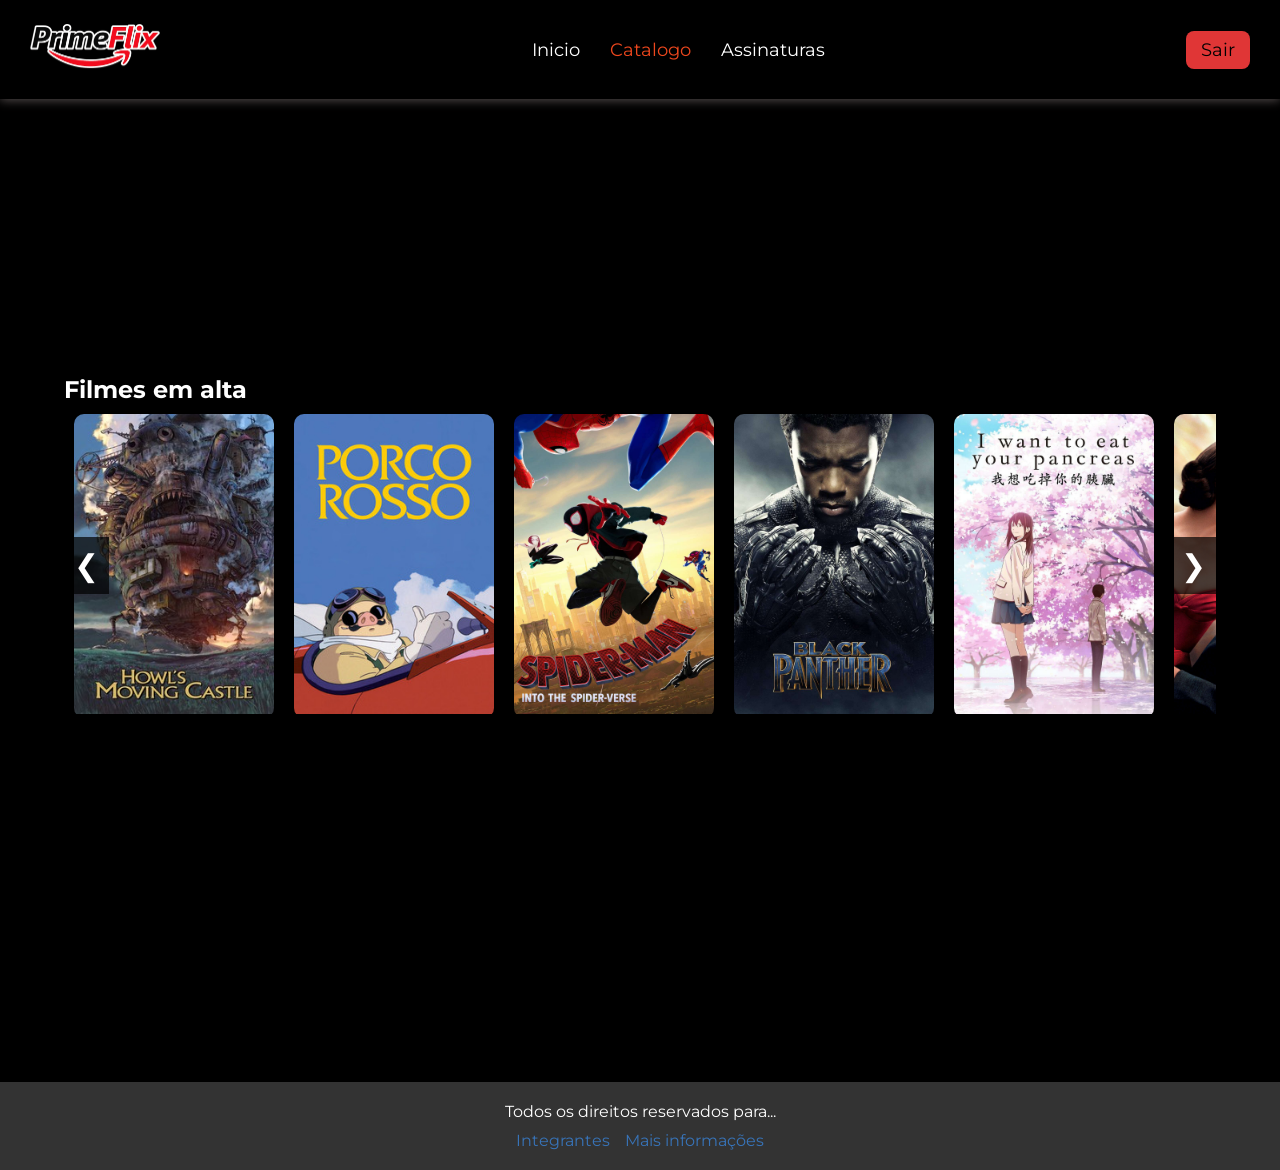
<file: template/catalogo-page.html>
<!doctype html>
<html lang="pt-BR">
  <head>
    <meta charset="UTF-8" />
    <meta name="viewport" content="width=device-width, initial-scale=1.0" />
    <link rel="stylesheet" href="/style/catalogo-page.css" />
    <title>Catologo</title>
  </head>
  <body>
    <header>
      <a href="#">
        <img
          class="header-img"
          src="/img/img-page/banner-1.png"
          alt="imagem-logo"
        />
      </a>

      <nav>
        <ul class="header-content">
          <li><a href="home.html" class="header-item">Inicio</a></li>
          <li><a href="#" class="active header-item">Catalogo</a></li>
          <li>
            <a href="assinaturas.htHml " class="header-item">Assinaturas</a>
          </li>
        </ul>
      </nav>

      <div class="button-out">
        <button class="butao" onclick="logout()">Sair</button>
      </div>

      <div class="mobile-menu-icon">
        <button onclick="menuShow()">
          <img src="/img/icon/menu.png" alt="Abrir Menu" />
        </button>
      </div>

      <!-- Menu Hamburguer -->
      <div class="mobile-menu">
        <ul class="mobile-nav">
          <li><a href="home.html">Início</a></li>
          <li><a href="#" class="active header-item">Catálogo</a></li>
          <li><a href="assinaturas.html">Assinaturas</a></li>
        </ul>

        <div class="mobile-button-out">
          <button class="butao" onclick="logout()">Sair</button>
        </div>
      </div>
    </header>

    <main>
      <div class="carousel-container">
        <h2>Filmes em alta</h2>

        <div class="carousel">
          <button class="btn prev">&#10094;</button>

          <div class="carousel-track" id="track">
            <div class="card">
              <img src="/img/film-img/CasteloAnimado.jpg" />
            </div>
            <div class="card"><img src="/img/film-img/PorcoRosso.jpg" /></div>
            <div class="card">
              <img src="/img/film-img/spider-man-into-the-spider.jpg" />
            </div>
            <div class="card"><img src="/img/film-img/black-panther.jpg" /></div>
            <div class="card">
              <img src="/img/film-img/i-want-to-eat-your-pancreas.jpg" />
            </div>
            <div class="card"><img src="/img/film-img/me-before-you.jpg" /></div>
            <div class="card"><img src="/img/film-img/interstellar.jpg" /></div>
            <div class="card"><img src="/img/film-img/deadpool.jpg" /></div>
            <div class="card"><img src="/img/film-img/entergalactic.jpg" /></div>
            <div class="card">
              <img src="/img/film-img/the-age-of-adaline.jpg" />
            </div>
          </div>

          <button class="btn next">&#10095;</button>
        </div>
      </div>
    </main>

    <footer>
      <div class="footer-content">
        <p>Todos os direitos reservados para...</p>
        <ul class="footer-links">
          <li><a href="#">Integrantes</a></li>
          <li><a href="#">Mais informações</a></li>
        </ul>
      </div>
    </footer>
    <script src="/javascript/script.js"></script>
    <script src="/javascript/menu.js"></script>
    <script src="/javascript/home.js"></script>
  </body>
</html>
</file>
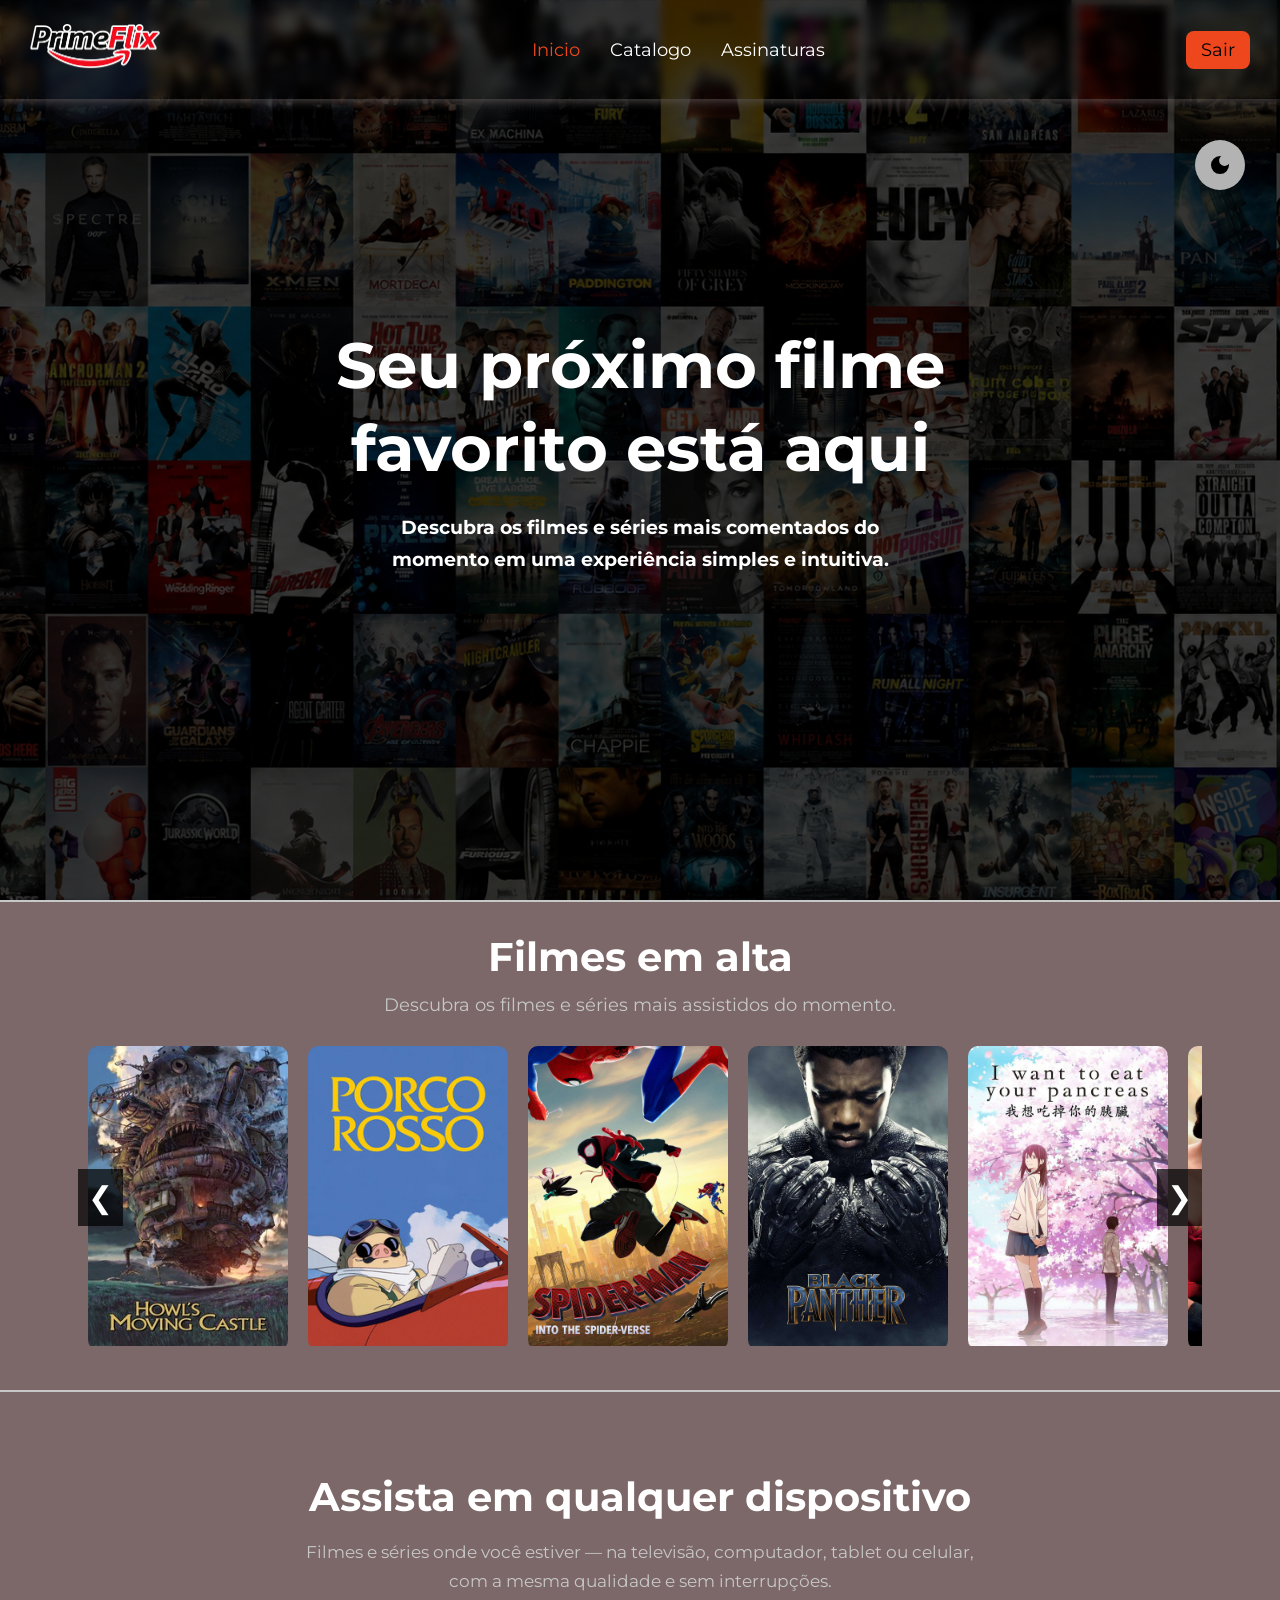
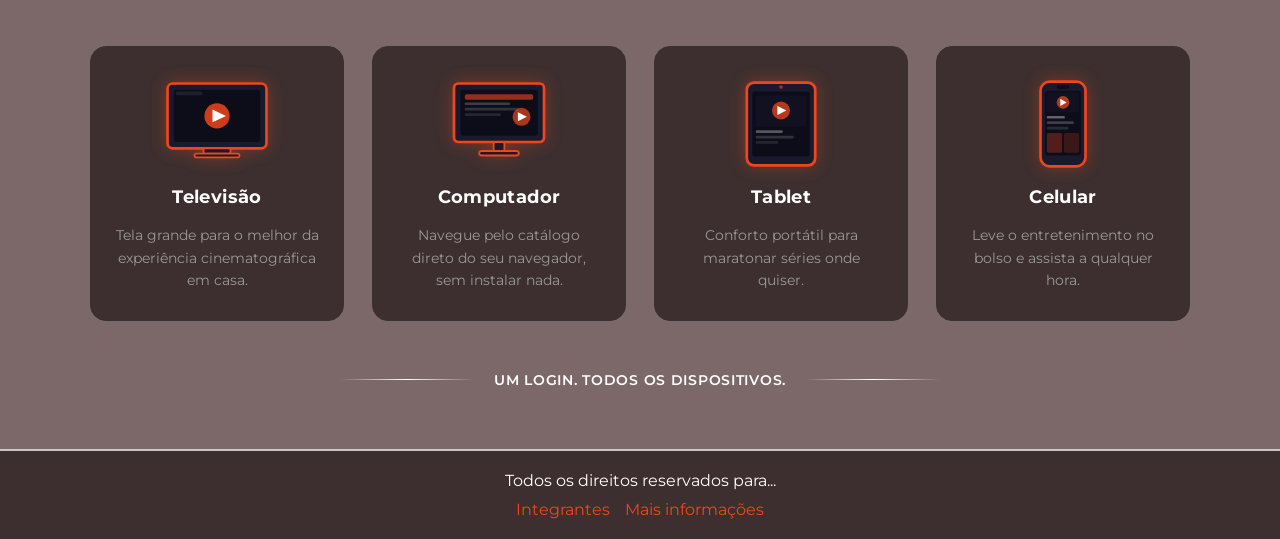
<file: template/home.html>
<!doctype html>
<html lang="pt-BR">
  <head>
    <meta charset="UTF-8" />
    <meta name="viewport" content="width=device-width, initial-scale=1.0" />
    <link rel="stylesheet" href="/style/home.css" />
    <link rel="stylesheet" href="/style/global/theme.css" />
    <title>PrimeFlix</title>
  </head>
  <body>
    <button id="themeButton">
      <svg
        xmlns="http://www.w3.org/2000/svg"
        height="24px"
        viewBox="0 -960 960 960"
        width="24px"
        fill="#e3e3e3"
      >
        <path
          d="M480-120q-150 0-255-105T120-480q0-150 105-255t255-105q14 0 27.5 1t26.5 3q-41 29-65.5 75.5T444-660q0 90 63 153t153 63q55 0 101-24.5t75-65.5q2 13 3 26.5t1 27.5q0 150-105 255T480-120Z"
        />
      </svg>
      <svg
        xmlns="http://www.w3.org/2000/svg"
        height="24px"
        viewBox="0 -960 960 960"
        width="24px"
        fill="#e3e3e3"
      >
        <path
          d="M338.5-338.5Q280-397 280-480t58.5-141.5Q397-680 480-680t141.5 58.5Q680-563 680-480t-58.5 141.5Q563-280 480-280t-141.5-58.5ZM200-440H40v-80h160v80Zm720 0H760v-80h160v80ZM440-760v-160h80v160h-80Zm0 720v-160h80v160h-80ZM256-650l-101-97 57-59 96 100-52 56Zm492 496-97-101 53-55 101 97-57 59Zm-98-550 97-101 59 57-100 96-56-52ZM154-212l101-97 55 53-97 101-59-57Z"
        />
      </svg>
    </button>

    <header>
      <a href="#">
        <img
          class="header-img"
          src="/img/img-page/banner-1.png"
          alt="imagem-logo"
        />
      </a>

      <nav>
        <ul class="header-content">
          <li><a href="#" class="active header-item">Inicio</a></li>
          <li><a href="catalogo-page.html" class="header-item">Catalogo</a></li>
          <li>
            <a href="assinaturas.html" class="header-item">Assinaturas</a>
          </li>
        </ul>
      </nav>

      <div class="button-out">
        <button class="butao" onclick="logout()">Sair</button>
      </div>

      <div class="mobile-menu-icon">
        <button onclick="menuShow()">
          <img src="/img/icon/menu.png" alt="Abrir Menu" />
        </button>
      </div>

      <!-- Menu Hamburguer -->
      <div class="mobile-menu">
        <ul class="mobile-nav">
          <li><a href="#" class="active">Início</a></li>
          <li><a href="catalogo-page.html">Catálogo</a></li>
          <li><a href="assinaturas.html">Assinaturas</a></li>
        </ul>

        <div class="mobile-button-out">
          <button class="butao" onclick="logout()">Sair</button>
        </div>
      </div>
    </header>

    <!-- Pagina -->
    <main>
      <div class="home">
        <div class="home-content">
          <h1>Seu próximo filme favorito está aqui</h1>
        </div>
        <div class="second-content">
          <p>
            Descubra os filmes e séries mais comentados do momento em uma
            experiência simples e intuitiva.
          </p>
        </div>
      </div>

      <!-- SEÇÃO: INFORMAÇÕES DO APP (cards de texto) -->
      <div class="home-page">
        <!-- carousel -->
        <div class="carousel-container">
          <h2>Filmes em alta</h2>
          <p class="carousel-text">
            Descubra os filmes e séries mais assistidos do momento.
          </p>

          <div class="carousel">
            <button class="btn prev">&#10094;</button>

            <div class="carousel-track" id="track">
              <div class="card">
                <a href="synopsis.html?id=castelo"
                  ><img src="/img/film-img/CasteloAnimado.jpg"
                /></a>
              </div>

              <div class="card">
                <a href="synopsis.html?id=porco"
                  ><img src="/img/film-img/PorcoRosso.jpg"
                /></a>
              </div>

              <div class="card">
                <a href="synopsis.html?id=spider_man"
                  ><img src="/img/film-img/spider-man-into-the-spider.jpg"
                /></a>
              </div>

              <div class="card">
                <a href="synopsis.html?id=pantera"
                  ><img src="/img/film-img/black-panther.jpg"
                /></a>
              </div>

              <div class="card">
                <a href="synopsis.html?id=pancreas"
                  ><img src="/img/film-img/i-want-to-eat-your-pancreas.jpg"
                /></a>
              </div>

              <div class="card">
                <a href="synopsis.html?id=beforeYou"
                  ><img src="/img/film-img/me-before-you.jpg"
                /></a>
              </div>

              <div class="card">
                <a href="synopsis.html?id=interestelar"
                  ><img src="/img/film-img/interstellar.jpg"
                /></a>
              </div>

              <div class="card">
                <a href="synopsis.html?id=deadpool"
                  ><img src="/img/film-img/deadpool.jpg"
                /></a>
              </div>

              <div class="card">
                <a href="synopsis.html?id=entergalatic"
                  ><img src="/img/film-img/entergalactic.jpg"
                /></a>
              </div>

              <div class="card">
                <a href="synopsis.html?id=adeline"
                  ><img src="/img/film-img/the-age-of-adaline.jpg"
                /></a>
              </div>

              <div class="card">
                <a href="synopsis.html?id=ponyo"
                  ><img src="/img/film-img/ponyo.jpg"
                /></a>
              </div>

              <div class="card">
                <a
                  href="https://youtu.be/QDia3e12czc?si=7f7-eOkRZE1neb-5"
                  target="_blank"
                  ><img src="/img/film-img/rickAstley.webp"
                /></a>
              </div>
            </div>
            <button class="btn next">&#10095;</button>
          </div>
        </div>
      </div>

      <section class="section-telas">
        <div class="telas-header">
          <h2>Assista em qualquer dispositivo</h2>

          <p>
            Filmes e séries onde você estiver — na televisão, computador, tablet
            ou celular, com a mesma qualidade e sem interrupções.
          </p>
        </div>

        <div class="telas-grid">
          <div class="telas-card">
            <div class="telas-icons">
              <svg viewBox="0 0 120 100" xmlns="http://www.w3.org/2000/svg">
                <!-- Corpo da TV -->
                <rect
                  x="5"
                  y="5"
                  width="110"
                  height="72"
                  rx="6"
                  ry="6"
                  fill="#1a1a2e"
                  stroke="#ee471d"
                  stroke-width="3"
                />
                <!-- Tela interna -->
                <rect
                  x="12"
                  y="12"
                  width="96"
                  height="58"
                  rx="3"
                  ry="3"
                  fill="#0d0d1a"
                />
                <!-- Conteúdo na tela (play icon + brilho) -->
                <circle cx="60" cy="41" r="14" fill="#ee471d" opacity="0.85" />
                <polygon points="55,34 55,48 70,41" fill="white" />
                <!-- Reflexo na tela -->
                <rect
                  x="14"
                  y="14"
                  width="30"
                  height="4"
                  rx="2"
                  fill="white"
                  opacity="0.08"
                />
                <!-- Base / pé -->
                <rect
                  x="45"
                  y="77"
                  width="30"
                  height="6"
                  rx="2"
                  fill="#1a1a2e"
                  stroke="#ee471d"
                  stroke-width="2"
                />
                <rect
                  x="35"
                  y="83"
                  width="50"
                  height="4"
                  rx="2"
                  fill="#1a1a2e"
                  stroke="#ee471d"
                  stroke-width="2"
                />
              </svg>
            </div>
            <h3>Televisão</h3>
            <p>
              Tela grande para o melhor da experiência cinematográfica em casa.
            </p>
          </div>

          <div class="telas-card">
            <div class="telas-icons">
              <svg viewBox="0 0 120 100" xmlns="http://www.w3.org/2000/svg">
                <!-- Monitor -->
                <rect
                  x="10"
                  y="5"
                  width="100"
                  height="65"
                  rx="5"
                  ry="5"
                  fill="#1a1a2e"
                  stroke="#ee471d"
                  stroke-width="3"
                />
                <!-- Tela interna -->
                <rect
                  x="17"
                  y="12"
                  width="86"
                  height="51"
                  rx="3"
                  ry="3"
                  fill="#0d0d1a"
                />
                <!-- Conteúdo na tela -->
                <rect
                  x="22"
                  y="17"
                  width="76"
                  height="6"
                  rx="2"
                  fill="#ee471d"
                  opacity="0.6"
                />
                <rect
                  x="22"
                  y="26"
                  width="50"
                  height="3"
                  rx="1"
                  fill="#ffffff"
                  opacity="0.2"
                />
                <rect
                  x="22"
                  y="32"
                  width="60"
                  height="3"
                  rx="1"
                  fill="#ffffff"
                  opacity="0.15"
                />
                <rect
                  x="22"
                  y="38"
                  width="40"
                  height="3"
                  rx="1"
                  fill="#ffffff"
                  opacity="0.1"
                />
                <circle cx="85" cy="42" r="10" fill="#ee471d" opacity="0.7" />
                <polygon points="81,37 81,47 91,42" fill="white" />
                <!-- Base pescoço -->
                <rect
                  x="54"
                  y="70"
                  width="12"
                  height="10"
                  rx="2"
                  fill="#1a1a2e"
                  stroke="#ee471d"
                  stroke-width="2"
                />
                <!-- Base -->
                <rect
                  x="38"
                  y="80"
                  width="44"
                  height="5"
                  rx="3"
                  fill="#1a1a2e"
                  stroke="#ee471d"
                  stroke-width="2"
                />
              </svg>
            </div>
            <h3>Computador</h3>
            <p>
              Navegue pelo catálogo direto do seu navegador, sem instalar nada.
            </p>
          </div>

          <div class="telas-card">
            <div class="telas-icons">
              <svg viewBox="0 0 120 100" xmlns="http://www.w3.org/2000/svg">
                <!-- Corpo do tablet -->
                <rect
                  x="22"
                  y="4"
                  width="76"
                  height="92"
                  rx="8"
                  ry="8"
                  fill="#1a1a2e"
                  stroke="#ee471d"
                  stroke-width="3"
                />
                <!-- Tela interna -->
                <rect
                  x="28"
                  y="14"
                  width="64"
                  height="72"
                  rx="3"
                  ry="3"
                  fill="#0d0d1a"
                />
                <!-- Botão home -->
                <circle cx="60" cy="92" r="0" fill="none" />
                <!-- Câmera -->
                <circle cx="60" cy="9" r="2" fill="#ee471d" opacity="0.6" />
                <!-- Conteúdo na tela -->
                <rect
                  x="32"
                  y="18"
                  width="56"
                  height="35"
                  rx="2"
                  fill="#111122"
                />
                <circle cx="60" cy="35" r="10" fill="#ee471d" opacity="0.75" />
                <polygon points="56,30 56,40 66,35" fill="white" />
                <rect
                  x="32"
                  y="57"
                  width="30"
                  height="3"
                  rx="1"
                  fill="#ffffff"
                  opacity="0.3"
                />
                <rect
                  x="32"
                  y="63"
                  width="42"
                  height="3"
                  rx="1"
                  fill="#ffffff"
                  opacity="0.15"
                />
                <rect
                  x="32"
                  y="69"
                  width="25"
                  height="3"
                  rx="1"
                  fill="#ffffff"
                  opacity="0.1"
                />
              </svg>
            </div>
            <h3>Tablet</h3>
            <p>Conforto portátil para maratonar séries onde quiser.</p>
          </div>

          <div class="telas-card">
            <div class="telas-icons">
              <svg viewBox="0 0 120 100" xmlns="http://www.w3.org/2000/svg">
                <!-- Corpo do celular -->
                <rect
                  x="35"
                  y="3"
                  width="50"
                  height="94"
                  rx="10"
                  ry="10"
                  fill="#1a1a2e"
                  stroke="#ee471d"
                  stroke-width="3"
                />
                <!-- Tela interna -->
                <rect
                  x="40"
                  y="13"
                  width="40"
                  height="72"
                  rx="4"
                  ry="4"
                  fill="#0d0d1a"
                />
                <!-- Notch / câmera -->
                <rect
                  x="53"
                  y="7"
                  width="14"
                  height="4"
                  rx="2"
                  fill="#0d0d1a"
                />
                <!-- Botão home -->
                <circle cx="60" cy="94" r="0" fill="none" />
                <!-- Conteúdo na tela -->
                <rect
                  x="42"
                  y="15"
                  width="36"
                  height="22"
                  rx="2"
                  fill="#111122"
                />
                <circle cx="60" cy="26" r="7" fill="#ee471d" opacity="0.75" />
                <polygon points="57,22 57,30 64,26" fill="white" />
                <rect
                  x="42"
                  y="41"
                  width="20"
                  height="3"
                  rx="1"
                  fill="#ffffff"
                  opacity="0.35"
                />
                <rect
                  x="42"
                  y="47"
                  width="30"
                  height="3"
                  rx="1"
                  fill="#ffffff"
                  opacity="0.2"
                />
                <rect
                  x="42"
                  y="53"
                  width="24"
                  height="3"
                  rx="1"
                  fill="#ffffff"
                  opacity="0.12"
                />
                <!-- Mini cards de filmes -->
                <rect
                  x="42"
                  y="60"
                  width="17"
                  height="22"
                  rx="2"
                  fill="#ee471d"
                  opacity="0.3"
                />
                <rect
                  x="61"
                  y="60"
                  width="17"
                  height="22"
                  rx="2"
                  fill="#ee471d"
                  opacity="0.2"
                />
              </svg>
            </div>
            <h3>Celular</h3>
            <p>Leve o entretenimento no bolso e assista a qualquer hora.</p>
          </div>
        </div>

        <div class="devices-divider">
          <span>Um login. Todos os dispositivos.</span>
        </div>
      </section>
    </main>

    <footer>
      <div class="footer-content">
        <p>Todos os direitos reservados para...</p>
        <ul class="footer-links">
          <li><a href="integrantes.html" target="_blank">Integrantes</a></li>
          <li>
            <a href="https://github.com/riickiy2/PrimeFlix" target="_blank"
              >Mais informações</a
            >
          </li>
        </ul>
      </div>
    </footer>
    <script src="/javascript/home.js"></script>
    <script src="/javascript/menu.js"></script>
    <script src="/javascript/dark-mode.js"></script>
  </body>
</html>
</file>
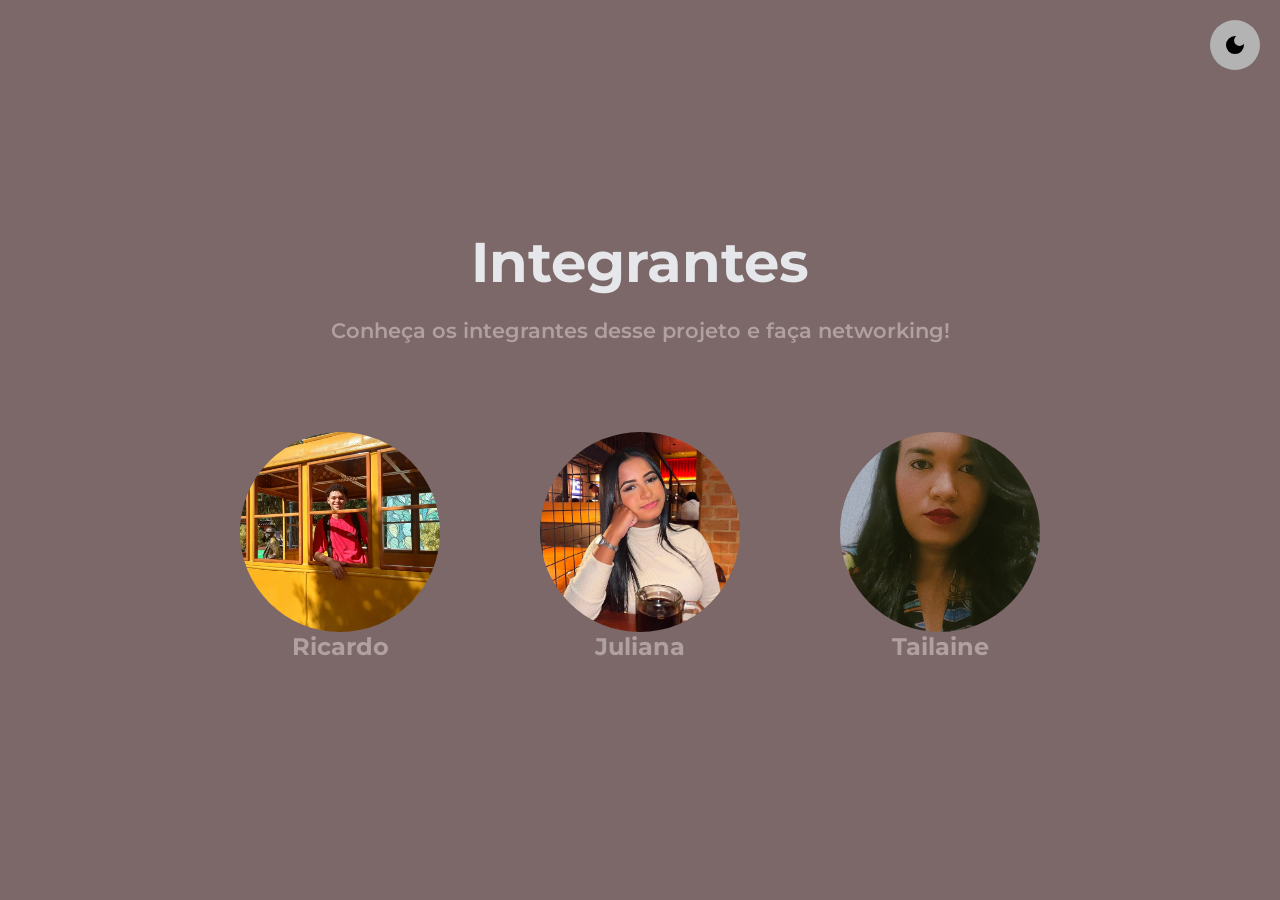
<file: template/integrantes.html>
<!doctype html>
<html lang="pt-BR">
  <head>
    <meta charset="UTF-8" />
    <meta name="viewport" content="width=device-width, initial-scale=1.0" />
    <link rel="stylesheet" href="../style/global/theme.css" />
    <link rel="stylesheet" href="../style/integrantes.css" />
    <title>PrimeFlix</title>
  </head>
  <body>
    <button id="themeButton">
      <svg
        xmlns="http://www.w3.org/2000/svg"
        height="24px"
        viewBox="0 -960 960 960"
        width="24px"
        fill="#e3e3e3"
      >
        <path
          d="M480-120q-150 0-255-105T120-480q0-150 105-255t255-105q14 0 27.5 1t26.5 3q-41 29-65.5 75.5T444-660q0 90 63 153t153 63q55 0 101-24.5t75-65.5q2 13 3 26.5t1 27.5q0 150-105 255T480-120Z"
        />
      </svg>
      <svg
        xmlns="http://www.w3.org/2000/svg"
        height="24px"
        viewBox="0 -960 960 960"
        width="24px"
        fill="#e3e3e3"
      >
        <path
          d="M338.5-338.5Q280-397 280-480t58.5-141.5Q397-680 480-680t141.5 58.5Q680-563 680-480t-58.5 141.5Q563-280 480-280t-141.5-58.5ZM200-440H40v-80h160v80Zm720 0H760v-80h160v80ZM440-760v-160h80v160h-80Zm0 720v-160h80v160h-80ZM256-650l-101-97 57-59 96 100-52 56Zm492 496-97-101 53-55 101 97-57 59Zm-98-550 97-101 59 57-100 96-56-52ZM154-212l101-97 55 53-97 101-59-57Z"
        />
      </svg>
    </button>

    <div class="page">
      <div class="introduction">
        <h1>Integrantes</h1>
        <p>Conheça os integrantes desse projeto e faça networking!</p>
      </div>

      <div class="container">
        <article class="integrantes-card">
          <img src="../img/icon/ricardo.jpeg" alt="profile-img" />

          <h2>Ricardo</h2>

          <div class="social-menu">
            <a href="https://github.com/riickiy2" target="_blank"> GitHub </a>

            <a href="https://www.linkedin.com/in/ricardo-carmo-870719327/" target="_blank">
              LinkedIn
            </a>
          </div>
        </article>

        <article class="integrantes-card">
          <img src="../img/icon/juliana.jpeg" alt="profile-img" />

          <h2>Juliana</h2>
          <div class="social-menu">
            <a href="https://github.com/julianamatiaaass-gif" target="_blank"> GitHub </a>

            <a href="https://www.linkedin.com/in/juliana-matias-6993073b4" target="_blank">
              LinkedIn
            </a>
          </div>
        </article>

        <article class="integrantes-card">
          <img src="../img/icon/tailane.jpeg" alt="profile-img" />

          <h2>Tailaine</h2>

          <div class="social-menu">
            <a href="https://github.com/taillanesantosads" target="_blank"> GitHub </a>

            <a href="" > <!-- Falta informação -->
              LinkedIn
            </a>
          </div>
        </article>
      </div>
    </div>
    <!-- coded by Ricardo Carmo -->
     <!-- (ɔ◔‿◔)ɔ ♥ -->
    <script src="../javascript/dark-mode.js"></script>
  </body>
</html>
</file>
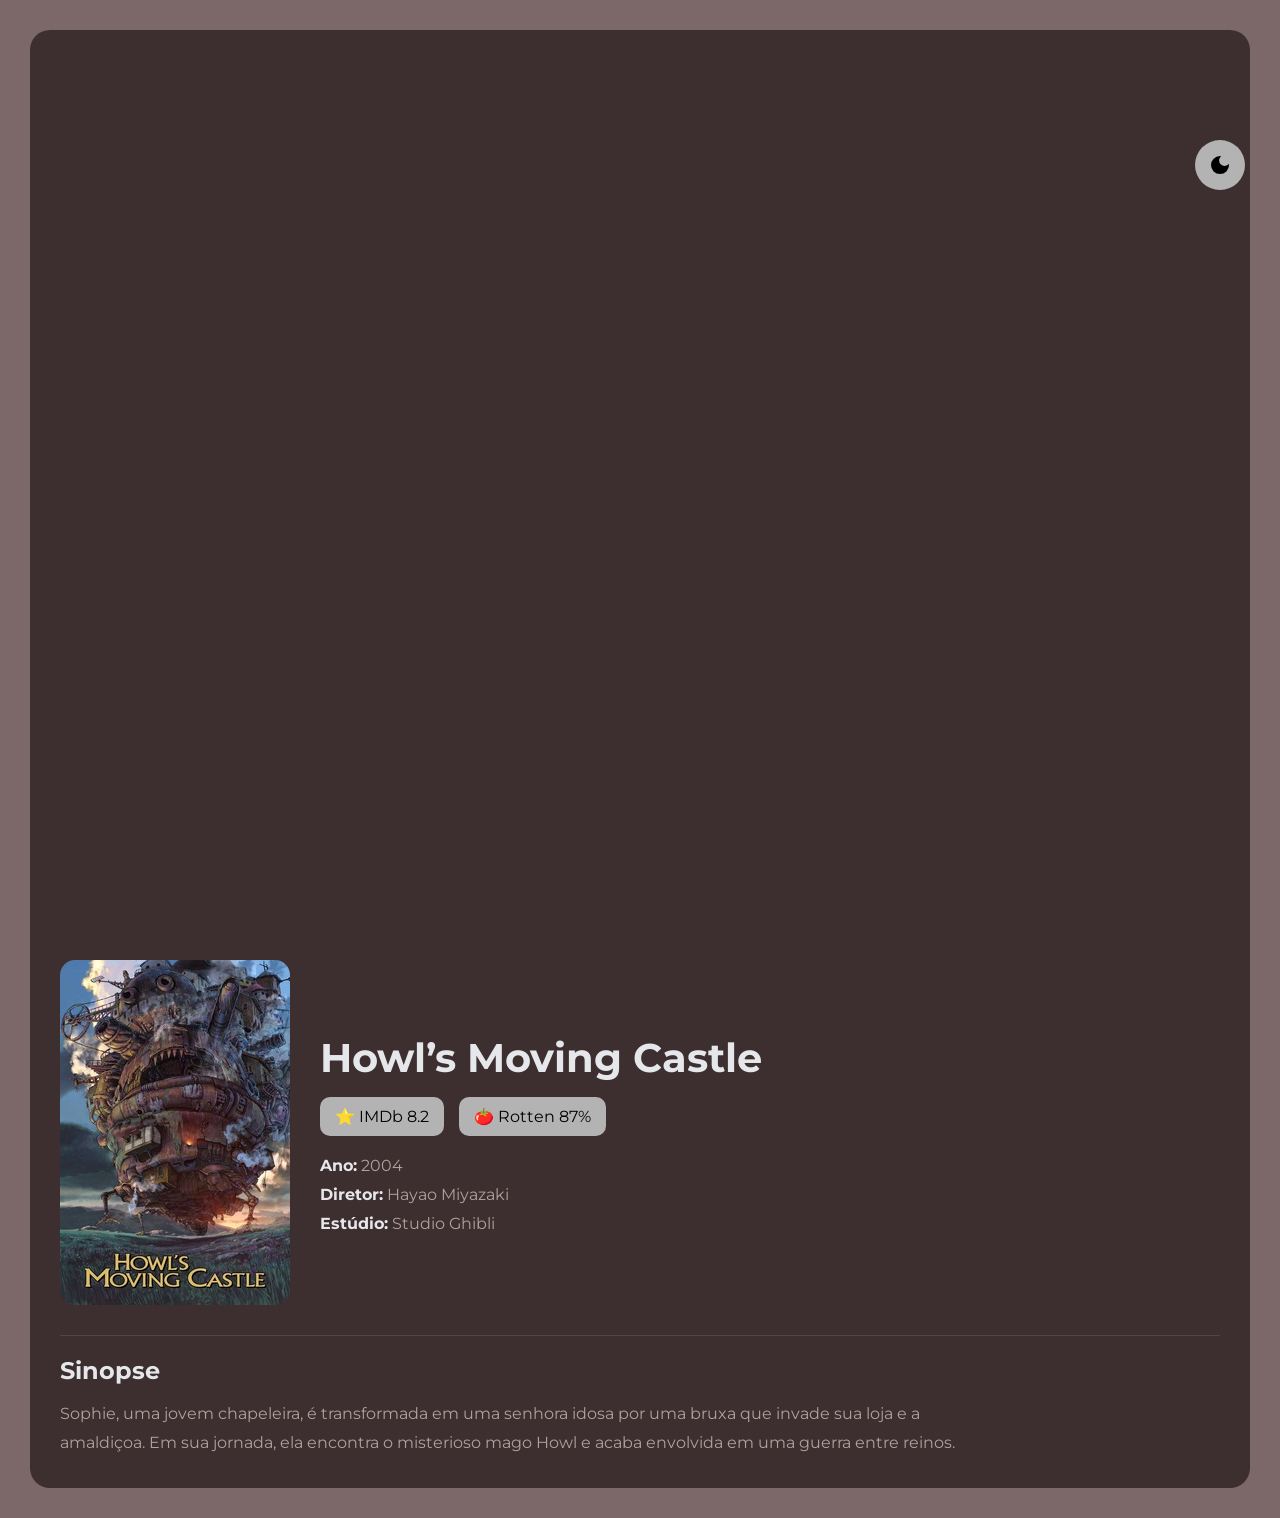
<file: template/review.html>
<!doctype html>
<html lang="pt-BR">
  <head>
    <meta charset="UTF-8" />
    <meta name="viewport" content="width=device-width, initial-scale=1.0" />
    <link rel="stylesheet" href="/style/review.css" />
    <link rel="stylesheet" href="/style/global/theme.css" />
    <title>review</title>
  </head>
  <body>
    <button id="themeButton">
      <svg
        xmlns="http://www.w3.org/2000/svg"
        height="24px"
        viewBox="0 -960 960 960"
        width="24px"
        fill="#e3e3e3"
      >
        <path
          d="M480-120q-150 0-255-105T120-480q0-150 105-255t255-105q14 0 27.5 1t26.5 3q-41 29-65.5 75.5T444-660q0 90 63 153t153 63q55 0 101-24.5t75-65.5q2 13 3 26.5t1 27.5q0 150-105 255T480-120Z"
        />
      </svg>
      <svg
        xmlns="http://www.w3.org/2000/svg"
        height="24px"
        viewBox="0 -960 960 960"
        width="24px"
        fill="#e3e3e3"
      >
        <path
          d="M338.5-338.5Q280-397 280-480t58.5-141.5Q397-680 480-680t141.5 58.5Q680-563 680-480t-58.5 141.5Q563-280 480-280t-141.5-58.5ZM200-440H40v-80h160v80Zm720 0H760v-80h160v80ZM440-760v-160h80v160h-80Zm0 720v-160h80v160h-80ZM256-650l-101-97 57-59 96 100-52 56Zm492 496-97-101 53-55 101 97-57 59Zm-98-550 97-101 59 57-100 96-56-52ZM154-212l101-97 55 53-97 101-59-57Z"
        />
      </svg>
    </button>

    <div class="movie-page">
      <div class="movie-container">
        <!-- Trailer -->
        <section class="movie-trailer">
          <iframe
            src="https://www.youtube.com/embed/2x5SejvTMeA"
            title="Trailer"
            allowfullscreen
          >
          </iframe>
        </section>

        <!-- Informações -->
        <section class="movie-info">
          <div class="movie-header">
            <img
              src="/img/film-img/CasteloAnimado.jpg"
              alt="Poster do filme"
              class="movie-poster"
            />

            <div class="movie-text">
              <h1>Howl’s Moving Castle</h1>

              <div class="movie-rating">
                <span>⭐ IMDb 8.2</span>
                <span>🍅 Rotten 87%</span>
              </div>

              <div class="movie-meta">
                <p><strong>Ano:</strong> 2004</p>
                <p><strong>Diretor:</strong> Hayao Miyazaki</p>
                <p><strong>Estúdio:</strong> Studio Ghibli</p>
              </div>
            </div>
          </div>

          <div class="movie-synopsis">
            <h2>Sinopse</h2>

            <p>
              Sophie, uma jovem chapeleira, é transformada em uma senhora idosa
              por uma bruxa que invade sua loja e a amaldiçoa. Em sua jornada,
              ela encontra o misterioso mago Howl e acaba envolvida em uma
              guerra entre reinos.
            </p>
          </div>
        </section>
      </div>
    </div>

    <script src="/javascript/dark-mode.js"></script>
  </body>
</html>
</file>
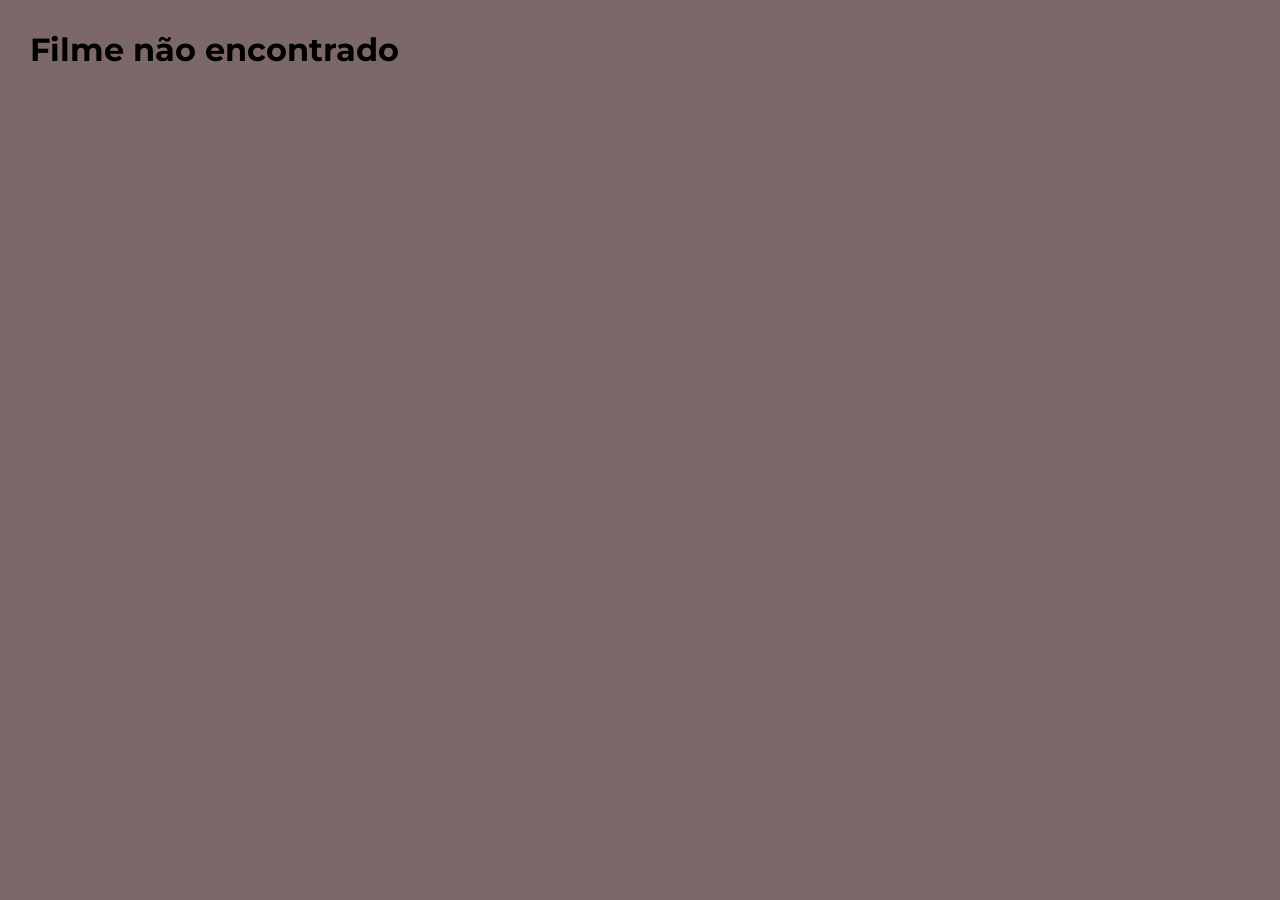
<file: template/synopsis.html>
<!doctype html>
<html lang="pt-BR">
  <head>
    <meta charset="UTF-8" />
    <meta name="viewport" content="width=device-width, initial-scale=1.0" />
    <link rel="stylesheet" href="../style/synopsis.css" />
    <link rel="stylesheet" href="../style/global/theme.css" />
    <title>PrimeFlix</title>
  </head>
  <body>
    <button id="themeButton">
      <svg
        xmlns="http://www.w3.org/2000/svg"
        height="24px"
        viewBox="0 -960 960 960"
        width="24px"
        fill="#e3e3e3"
      >
        <path
          d="M480-120q-150 0-255-105T120-480q0-150 105-255t255-105q14 0 27.5 1t26.5 3q-41 29-65.5 75.5T444-660q0 90 63 153t153 63q55 0 101-24.5t75-65.5q2 13 3 26.5t1 27.5q0 150-105 255T480-120Z"
        />
      </svg>
      <svg
        xmlns="http://www.w3.org/2000/svg"
        height="24px"
        viewBox="0 -960 960 960"
        width="24px"
        fill="#e3e3e3"
      >
        <path
          d="M338.5-338.5Q280-397 280-480t58.5-141.5Q397-680 480-680t141.5 58.5Q680-563 680-480t-58.5 141.5Q563-280 480-280t-141.5-58.5ZM200-440H40v-80h160v80Zm720 0H760v-80h160v80ZM440-760v-160h80v160h-80Zm0 720v-160h80v160h-80ZM256-650l-101-97 57-59 96 100-52 56Zm492 496-97-101 53-55 101 97-57 59Zm-98-550 97-101 59 57-100 96-56-52ZM154-212l101-97 55 53-97 101-59-57Z"
        />
      </svg>
    </button>

    <div class="movie-page">
      <div class="movie-container">
        <!-- Trailer -->
        <section class="movie-trailer">
          <iframe id="movieTrailer" allowfullscreen> </iframe>
        </section>

        <!-- Informações -->
        <section class="movie-info">
          <div class="movie-header">
            <img id="moviePoster" class="movie-poster" />

            <div class="movie-text">
              <h1 id="movieTitle"></h1>

              <div class="movie-rating">
                <span id="movieImdb"></span>
                <span id="movieRotten"></span>
              </div>

              <div class="movie-meta">
                <p id="movieYear"></p>
                <p id="movieDirector"></p>
                <p id="movieStudio"></p>
              </div>
            </div>
          </div>

          <div class="movie-synopsis">
            <h2>Sinopse</h2>

            <p id="movieSynopsis"></p>
          </div>
        </section>
      </div>
    </div>

    <script src="../javascript/dark-mode.js"></script>
    <script src="../javascript/synopsis.js"></script>
    <script src="../javascript/synopsis-link.js"></script>
  </body>
</html>
</file>
<file: style/login.css>
@import url("https://fonts.googleapis.com/css2?family=Montserrat:ital,wght@0,100..900;1,100..900&display=swap");

* {
  font-family: "Montserrat", sans-serif;
  box-sizing: border-box;
  margin: 0;
  padding: 0;
}

body {
  min-height: 100vh;
  display: grid;
  place-items: center;
  background: var(--body-bg);
  padding: 30px 16px;
}

/* troca de tema */
#themeButton {
  height: 50px;
  width: 50px;
  padding: 0;
  border-radius: 50%;
  border: none;
  background-color: var(--button-variante);
  display: flex;
  justify-content: center;
  align-items: center;
  position: fixed;
  top: 20px;
  right: 20px;
  cursor: pointer;
}
#themeButton svg {
  fill: var(--button-variante-icon);
}
#themeButton svg:last-child {
  display: none;
}
.darkmode #themeButton svg:first-child {
  display: none;
}
.darkmode #themeButton svg:last-child {
  display: block;
}

/* ═══════════ TOATS ═══════════ */

#toastContainer {
  position: fixed;
  bottom: 20px;
  right: 20px;

  display: flex;
  flex-direction: column;
  gap: 12px;

  z-index: 9999;
}

.toast {
  min-width: 300px;
  max-width: 400px;

  padding: 16px 20px;
  border-radius: 14px;

  color: white;
  font-weight: 500;

  box-shadow: 0 8px 30px rgba(0, 0, 0, 0.2);

  transform: translateX(120%);
  opacity: 0;

  transition: 0.35s ease;
}

/* toast visível */
.toast.show {
  transform: translateX(0);
  opacity: 1;
}

/* tipos */

.toast.success {
  background: #1faa59;
}

.toast.error {
  background: #d63031;
}

.toast.warning {
  background: #e1a500;
}

/* ═══════════ CARD ═══════════ */
.card {
  width: 420px;
  background: var(--card-bg);
  border-radius: 20px;
  padding: 36px 32px 28px;
  box-shadow: 0 20px 50px rgba(0, 0, 0, 0.4);
}

.card-wide {
  width: 700px;
  max-width: 100%;
}

h1 {
  text-align: center;
  color: var(--text-light);
  font-size: 1.8rem;
  font-weight: 800;
  letter-spacing: -0.02em;
  margin-bottom: 6px;
}

.subtitle {
  text-align: center;
  color: var(--text-muted);
  font-size: 0.9rem;
  margin-bottom: 28px;
}

/* ═══════════ INDICADOR DE ETAPAS ═══════════ */
.steps-indicator {
  display: flex;
  align-items: center;
  justify-content: center;
  gap: 0;
  margin-bottom: 32px;
}

.step {
  display: flex;
  flex-direction: column;
  align-items: center;
  gap: 6px;
}

.step-dot {
  width: 34px;
  height: 34px;
  border-radius: 50%;
  background: var(--step-inactive);
  color: rgba(255, 255, 255, 0.5);
  font-size: 0.85rem;
  font-weight: 700;
  display: flex;
  align-items: center;
  justify-content: center;
  transition:
    background 0.3s,
    color 0.3s,
    box-shadow 0.3s;
}

.step.active .step-dot {
  background: var(--accent);
  color: white;
  box-shadow: 0 0 0 4px rgba(212, 39, 16, 0.25);
}

.step.done .step-dot {
  background: var(--step-done);
  color: white;
}

.step span {
  font-size: 0.7rem;
  color: var(--text-muted);
  font-weight: 600;
  text-transform: uppercase;
  letter-spacing: 0.05em;
  white-space: nowrap;
}

.step.active span {
  color: var(--text-light);
}

.step-line {
  flex: 1;
  height: 2px;
  background: var(--step-inactive);
  margin: 0 8px;
  margin-bottom: 22px; /* alinha com o centro dos dots */
  max-width: 60px;
  transition: background 0.3s;
}

.step-line.done {
  background: var(--step-done);
}

/* ═══════════ INPUTS ═══════════ */
.input-group {
  display: flex;
  flex-direction: column;
  margin-bottom: 14px;
}

label {
  margin-bottom: 6px;
  font-weight: 700;
  font-size: 0.82rem;
  color: var(--text-light);
  letter-spacing: 0.03em;
  text-transform: uppercase;
}

input,
select {
  padding: 12px 14px;
  border-radius: 8px;
  outline: none;
  transition:
    background 0.3s,
    color 0.3s,
    box-shadow 0.3s;
  background-color: var(--input-bg);
  color: var(--input-color);
  border: 2px solid transparent;
  font-size: 0.92rem;
}

input::placeholder {
  color: rgba(255, 255, 255, 0.4);
  font-size: 0.85rem;
}

input:focus,
select:focus {
  border-color: var(--accent);
  box-shadow: 0 0 0 3px rgba(212, 39, 16, 0.18);
}

input.readonly,
input[readonly] {
  background-color: var(--readonly-bg);
  color: rgba(255, 255, 255, 0.6);
  cursor: not-allowed;
}

select option {
  background: var(--card-bg);
}

/* ═══════════ GRIDS DE INPUT ═══════════ */
.row-2 {
  display: grid;
  grid-template-columns: 1fr 1fr;
  gap: 14px;
}

.row-3 {
  display: grid;
  grid-template-columns: 1fr 1fr 1fr;
  gap: 14px;
}

/* flex utilities para colunas assimétricas */
.row-2.asym {
  grid-template-columns: 3fr 1fr;
}

/* CEP row especial */
.cep-row {
  display: grid;
  grid-template-columns: 1fr auto;
  gap: 12px;
  align-items: flex-end;
  margin-bottom: 14px;
}

.cep-row .input-group {
  margin-bottom: 0;
}

/* Endereço + número */
.row-2 .flex-3 {
  grid-column: span 1;
}

/* ═══════════ ERROS ═══════════ */
.erro {
  color: #ff6b6b;
  font-size: 0.75rem;
  margin-top: 4px;
  font-weight: 600;
  min-height: 16px;
  display: block;
}

.input-erro {
  border-color: var(--color-danger) !important;
  box-shadow: 0 0 0 3px rgba(255, 68, 68, 0.2) !important;
}

/* ═══════════════════════════════*/
/* ═══════════ BOTÕES ═══════════ */
/* ═══════════════════════════════*/
.btn-primary {
  width: 100%;
  padding: 13px;
  border: none;
  border-radius: 10px;
  font-size: 0.95rem;
  font-weight: 700;
  cursor: pointer;
  transition:
    transform 0.2s,
    background 0.2s,
    box-shadow 0.2s;
  background: var(--accent);
  color: white;
  margin-top: 8px;
  letter-spacing: 0.03em;
}

.btn-primary:hover {
  background: var(--btn-hover);
  transform: translateY(-1px);
  box-shadow: 0 6px 18px rgba(212, 39, 16, 0.4);
}

.btn-secondary {
  padding: 12px 18px;
  border: 2px solid var(--accent);
  border-radius: 8px;
  background: transparent;
  color: var(--accent);
  font-size: 0.85rem;
  font-weight: 700;
  cursor: pointer;
  transition:
    background 0.2s,
    color 0.2s;
  white-space: nowrap;
}

.btn-secondary:hover {
  background: var(--accent);
  color: white;
}

.btn-outline {
  flex: 1;
  padding: 12px;
  border: 2px solid rgba(255, 255, 255, 0.2);
  border-radius: 10px;
  background: transparent;
  color: var(--text-muted);
  font-size: 0.9rem;
  font-weight: 700;
  cursor: pointer;
  transition:
    border-color 0.2s,
    color 0.2s;
}

.btn-outline:hover {
  border-color: rgba(255, 255, 255, 0.5);
  color: white;
}

.btn-row {
  display: flex;
  gap: 12px;
  margin-top: 8px;
}

.btn-row .btn-primary {
  flex: 2;
  margin-top: 0;
}

/* ═══════════ TEXTO DE ALTERNÂNCIA ═══════════ */
.switch-text {
  text-align: center;
  color: var(--text-muted);
  font-size: 0.88rem;
  margin-top: 18px;
}

.switch-text span {
  color: var(--accent);
  cursor: pointer;
  font-weight: 700;
  transition: color 0.2s;
}

.switch-text span:hover {
  color: #ff6644;
}

/* ═══════════ RESPONSIVIDADE ═══════════ */
@media (max-width: 768px) {
  .card {
    width: 350px;
  }

  .card-wide {
    width: 350px;
  }

  .row-2,
  .row-3 {
    grid-template-columns: 1fr;
  }

  .card {
    padding: 28px 20px 22px;
  }
}
</file>
<file: style/global/theme.css>
/* ═══════════════════════════════*/
/* COR PRINCIPAL */
/* ═══════════════════════════════*/
:root {
  /* background */
  --body-bg: rgb(124, 104, 104);
  --card-bg: rgb(61, 47, 47);

  /* text */
  --text-light: #e5e7eb;
  --text-muted: #b0a0a0;

  /* steps */
  --step-inactive: #7a6060;
  --step-done: #a83010;
  --accent: #d42710;
  
  --color-primary: #ee471d;
  --color-danger: #ff4444; /* new */
  --header-shadow: rgb(90, 82, 82); /* new */
  --shadow-default: rgba(0, 0, 0, 0.15);
  --btn-hover: #b8200d;
  --input-bg: rgb(170, 143, 143);
  --input-border: rgb(236, 236, 236);
  --input-color: #ffffff;
  --readonly-bg: rgba(0, 0, 0, 0.15);
  --button-variante: rgb(179, 179, 179);
}

/* ═══════════════════════════════*/
/* DARK MODE */
/* ═══════════════════════════════*/

.darkmode {
  --body-bg: #0f0f0f;
  --card-bg: #1a1a1a;
  --accent: #e63924;
  --accent-hover: #c92d1a;
  --text-light: #f3f4f6;
  --text-muted: #9ca3af;
  --input-bg: #242424;
  --input-border: #3a3a3a;
  --input-color: #ffffff;
  --input-focus: #e63924;
  --readonly-bg: rgba(255, 255, 255, 0.05);
  --step-inactive: #4b5563;
  --step-active: #e63924;
  --step-done: #b91c1c;

  --button-variante: rgb(179, 179, 179);
}
</file>
<file: style/assinatura.css>
@import url("https://fonts.googleapis.com/css2?family=Inter:ital,opsz,wght@0,14..32,100..900;1,14..32,100..900&family=Lato:ital,wght@0,100;0,300;0,400;0,700;0,900;1,100;1,300;1,400;1,700;1,900&family=Montserrat:ital,wght@0,100..900;1,100..900&family=Playfair+Display:ital,wght@0,400..900;1,400..900&family=Quicksand:wght@300..700&family=Sen:wght@400..800&display=swap");

/* RESET */
* {
  margin: 0;
  padding: 0;
  box-sizing: border-box;
  font-family: "Montserrat", sans-serif;
  font-optical-sizing: auto;
  font-style: normal;
}

/* BODY */
body {
  display: flex;
  flex-direction: column; /* AGORA É COLUNA */
  min-height: 150vh; /* ocupa a tela toda */
  background-color: #000000;
  color: white;
}

/* ====================HEADER==================== */
header {
  display: flex;
  justify-content: space-between;
  align-items: center;
  padding: 15px 30px;
  background-color: transparent;
  position: fixed;
  top: 0;
  width: 100%;
  z-index: 1000; /* Garante que fique acima do conteúdo */
  backdrop-filter: blur(5px); /*Filtro para dar um Blur no header*/
  height: 11vh;
  box-shadow: 0px 1px 10px rgb(90, 82, 82);
}


.header-img {
  width: 130px;
}

.header-content {
  list-style: none;
  display: flex;
  gap: 20px;
}

.header-content a {
  text-decoration: none;
  color: white;
  font-size: large;
  transition: 0.3s ease;
  margin-left: 10px;
  border-bottom: 3px solid transparent;
}

.header-content a:hover,
.header-content a.active {
  color: #ee471d;
}

.butao {
  padding: 8px 15px;
  border-radius: 8px;
  border: none;
  cursor: pointer;
  font-size: large;
  background-color: rgb(224, 54, 54);
  white-space: nowrap;
}

.mobile-menu-icon {
  display: none;
}

.mobile-menu-icon button {
  background: transparent;
  border: none;
  cursor: pointer;
}

.mobile-menu-icon img {
  width: 32px;
}

/* Menu escondido */
.mobile-menu {
  display: none;
  position: absolute;
  top: 11vh;
  right: 20px;

  width: 260px;
  padding: 20px;

  background: rgba(20, 20, 20, 0.95);
  backdrop-filter: blur(10px);

  border: 1px solid rgba(255, 255, 255, 0.08);
  border-radius: 16px;

  box-shadow: 0 10px 30px rgba(0, 0, 0, 0.5);

  animation: fadeMenu 0.3s ease;
}

/* lista do menu */
.mobile-nav {
  list-style: none;
  display: flex;
  flex-direction: column;
  gap: 18px;
}

.mobile-nav a {
  color: white;
  text-decoration: none;
  font-size: 1rem;
  transition: 0.3s;
}

.mobile-nav a:hover {
  color: #ee471d;
  padding-left: 8px;
}

/* botão sair */
.mobile-button-out {
  margin-top: 20px;
}

.mobile-button-out button {
  width: 100%;
}

/* animação */
@keyframes fadeMenu {
  from {
    opacity: 0;
    transform: translateY(-15px);
  }

  to {
    opacity: 1;
    transform: translateY(0);
  }
}
/*=========================MAIN=========================*/

main {
  flex: 1;
  margin-top: 80px; /* COMPENSA o header */
  display: flex;
  justify-content: center; 
  padding: 20px;
}


.plans-section {
  text-align: center;
  padding: 50px 20px;
  width: 100%;
}

.differential {
  color: #aaa;
  font-size: 12px;
  margin-bottom: 20px;
}

/* TOGGLE */
.toggle {
  display: inline-flex;
  background: #222;
  border-radius: 30px;
  padding: 5px;
  margin-bottom: 40px;
}

.toggle button {
  border: none;
  padding: 10px 20px;
  border-radius: 30px;
  background: transparent;
  color: #fff;
  cursor: pointer;
}

/* PLANOS */
.plans {
  display: flex;
  justify-content: center;
  flex-wrap: wrap;
  gap: 20px;
}

.card {
  background: #f1f1f1;
  color: #000;
  width: 100%;
  max-width: 300px;
  padding: 25px;             /* Card dos planos */
  border-radius: 8px;
  text-align: left;
  transition: 0.3s;
}

.card:hover {
  transform: translateY(-5px); /* Efeito de zoom */
}

.card h2 {
  margin-bottom: 15px;  /* Distancia para baixo */
}

.card ul {
  list-style: none;
  padding: 0;
  margin-bottom: 20px;
}

.card li {
  margin-bottom: 10px;
}

/* PREÇO */
.price {
  font-size: 28px;
  font-weight: bold;
  margin: 20px 0;
}

.price span {
  font-size: 14px;
  color: #555;
}

/* BOTÃO */
.card button {
  width: 100%;
  padding: 12px;
  border: none;
  background: #5c6f82;
  color: white;
  border-radius: 6px;
  cursor: pointer;
}

/*==========================FOOTER==========================*/
footer {
  background-color: #333;
  color: white;
  padding: 20px 0;
  text-align: center;
  width: 100%;
}

.footer-content {
  display: flex;
  flex-direction: column;
  align-items: center;
}

.footer-links {
  list-style: none;
  padding: 0;
  display: flex;
  flex-wrap: wrap;
  gap: 15px;
  margin-top: 10px;
}

.footer-links a {
  color: #3874b9; /* Cor dos links */
  text-decoration: none;
}

/* ============ RESPONSIVIDADE ============ */
@media (max-width: 730px) {

  nav,
  .button-out {
    display: none;
  }

  .mobile-menu-icon {
    display: block;
  }

  .mobile-menu.open {
    display: block;
  }
}
</file>
<file: style/catalogo-page.css>
@import url("https://fonts.googleapis.com/css2?family=Inter:ital,opsz,wght@0,14..32,100..900;1,14..32,100..900&family=Lato:ital,wght@0,100;0,300;0,400;0,700;0,900;1,100;1,300;1,400;1,700;1,900&family=Montserrat:ital,wght@0,100..900;1,100..900&family=Playfair+Display:ital,wght@0,400..900;1,400..900&family=Quicksand:wght@300..700&family=Sen:wght@400..800&display=swap");

/* RESET */
* {
  margin: 0;
  padding: 0;
  box-sizing: border-box;
  font-family: "Montserrat", sans-serif;
  font-optical-sizing: auto;
  font-weight: weight;
  font-style: normal;
}

/* BODY */
body {
  display: flex;
  flex-direction: column; /* AGORA É COLUNA */
  min-height: 130vh; /* ocupa a tela toda */
  background: #000;
  color: #fff;
}

/* ====================HEADER==================== */
header {
  display: flex;
  justify-content: space-between;
  align-items: center;
  padding: 15px 30px;
  background-color: transparent;
  position: fixed;
  top: 0;
  width: 100%;
  z-index: 1000; /* Garante que fique acima do conteúdo */
  backdrop-filter: blur(5px); /*Filtro para dar um Blur no header*/
  height: 11vh;
  box-shadow: 0px 1px 10px rgb(90, 82, 82);
}


.header-img {
  width: 130px;
}

.header-content {
  list-style: none;
  display: flex;
  gap: 20px;
}

.header-content a {
  text-decoration: none;
  color: white;
  font-size: large;
  transition: 0.3s ease;
  margin-left: 10px;
  border-bottom: 3px solid transparent;
}

.header-content a:hover,
.header-content a.active {
  color: #ee471d; /* Amarelo Dourado */
}

.butao {
  padding: 8px 15px;
  border-radius: 8px;
  border: none;
  cursor: pointer;
  font-size: large;
  background-color: rgb(224, 54, 54);
}

.mobile-menu-icon {
  display: none;
}

.mobile-menu-icon button {
  background: transparent;
  border: none;
  cursor: pointer;
}

.mobile-menu-icon img {
  width: 32px;
}

/* Menu escondido */
.mobile-menu {
  display: none;
  position: absolute;
  top: 11vh;
  right: 20px;

  width: 260px;
  padding: 20px;

  background: rgba(20, 20, 20, 0.95);
  backdrop-filter: blur(10px);

  border: 1px solid rgba(255, 255, 255, 0.08);
  border-radius: 16px;

  box-shadow: 0 10px 30px rgba(0, 0, 0, 0.5);

  animation: fadeMenu 0.3s ease;
}

/* lista do menu */
.mobile-nav {
  list-style: none;
  display: flex;
  flex-direction: column;
  gap: 18px;
}

.mobile-nav a {
  color: white;
  text-decoration: none;
  font-size: 1rem;
  transition: 0.3s;
}

.mobile-nav a:hover {
  color: #ee471d;
  padding-left: 8px;
}

/* botão sair */
.mobile-button-out {
  margin-top: 20px;
}

.mobile-button-out button {
  width: 100%;
}

/* animação */
@keyframes fadeMenu {
  from {
    opacity: 0;
    transform: translateY(-15px);
  }

  to {
    opacity: 1;
    transform: translateY(0);
  }
}
/*=========================MAIN=========================*/

main {
  flex: 1; /* faz o conteúdo crescer */
  margin-top: 20px; /* COMPENSA o header */
  display: flex;
  justify-content: center;
  align-items: center;
  flex-direction: column;
}

/*==========================FOOTER==========================*/
footer {
  background-color: #333;
  color: white;
  padding: 20px 0;
  text-align: center;
  width: 100%;
}

.footer-content {
  display: flex;
  flex-direction: column;
  align-items: center;
}

.footer-links {
  list-style: none;
  padding: 0;
  display: flex;
  gap: 15px;
  margin-top: 10px;
}

.footer-links a {
  color: #3874b9; /* Cor dos links */
  text-decoration: none;
}

/*======================CAROUSEL========================*/


.carousel-container {
  width: 90%;
  margin: auto;
}

.carousel {
  position: relative;
  display: flex;
  align-items: center;
  overflow: hidden; /* o hidden serve para esconder os cards que estão fora de visão */
}

.carousel-track {
  display: flex;
  transition: transform 0.5s ease;
}

.card {
  min-width: 200px;
  margin: 10px;
  overflow: hidden;
  border-radius: 10px;
}

.card img {
  width: 100%;
  height: 300px;
  object-fit: cover;
  transition: transform 0.3s ease;
}

/* ZOOM NO HOVER */
.card:hover img {
  transform: scale(1.1);
}

/* BOTÕES */
.btn {
  position: absolute;
  background: rgba(0, 0, 0, 0.7);
  border: none;
  color: white;
  font-size: 30px;
  cursor: pointer;
  z-index: 1;
  padding: 10px;
}

.prev {
  left: 0;
}

.next {
  right: 0;
}

/* ============ RESPONSIVIDADE ============ */
@media (max-width: 730px) {

  nav,
  .button-out {
    display: none;
  }

  .mobile-menu-icon {
    display: block;
  }

  .mobile-menu.open {
    display: block;
  }
}
</file>
<file: style/home.css>
@import url("https://fonts.googleapis.com/css2?family=Inter:ital,opsz,wght@0,14..32,100..900;1,14..32,100..900&family=Lato:ital,wght@0,100;0,300;0,400;0,700;0,900;1,100;1,300;1,400;1,700;1,900&family=Montserrat:ital,wght@0,100..900;1,100..900&family=Playfair+Display:ital,wght@0,400..900;1,400..900&family=Quicksand:wght@300..700&family=Sen:wght@400..800&display=swap");

/* RESET */
* {
  margin: 0;
  padding: 0;
  box-sizing: border-box;
  font-family: "Montserrat", sans-serif;
  font-optical-sizing: auto;
  font-style: normal;
}

/* BODY */
body {
  display: flex;
  flex-direction: column; /* AGORA É COLUNA */
  min-height: 100vh;
  width: 100%; /* ocupa a tela toda */
  background-color: var(--body-bg);
}

#themeButton {
  height: 50px;
  width: 50px;
  padding: 0;
  border-radius: 50%;
  border: none;
  background-color: var(--button-variante);
  display: flex;
  justify-content: center;
  align-items: center;
  position: fixed;
  top: 140px;
  right: 35px;
  cursor: pointer;
  z-index: 999;
}
#themeButton svg {
  fill: var(--button-variante-icon);
}
#themeButton svg:last-child {
  display: none;
}
.darkmode #themeButton svg:first-child {
  display: none;
}
.darkmode #themeButton svg:last-child {
  display: block;
}

/* ====================HEADER==================== */
header {
  display: flex;
  justify-content: space-between;
  align-items: center;
  padding: 15px 30px;
  background-color: transparent;
  position: fixed;
  top: 0;
  width: 100%;
  z-index: 1000; /* Garante que fique acima do conteúdo */
  backdrop-filter: blur(5px); /*Filtro para dar um Blur no header*/
  height: 11vh;
  box-shadow: 0px 1px 10px var(--header-shadow);
}

.header-img {
  width: 130px;
}

.header-content {
  list-style: none;
  display: flex;
  gap: 20px;
}

.header-content a {
  text-decoration: none;
  color: white;
  font-size: large;
  transition: 0.3s ease;
  margin-left: 10px;
  border-bottom: 3px solid transparent;
}

.header-content a:hover,
.header-content a.active {
  color: var(--color-primary);
}

.butao {
  padding: 8px 15px;
  border-radius: 8px;
  border: none;
  cursor: pointer;
  background-color: var(--color-primary);
  font-size: large;
  white-space: nowrap; /* nowrap impede o texto do botão de quebrar linha */
}

/*  */

.mobile-menu-icon {
  display: none;
}

.mobile-menu-icon button {
  background: transparent;
  border: none;
  cursor: pointer;
}

.mobile-menu-icon img {
  width: 32px;
}

/* Menu escondido */
.mobile-menu {
  display: none;
  position: absolute;
  top: 11vh;
  right: 20px;
  width: 260px;
  padding: 20px;
  background: rgba(20, 20, 20, 0.95);
  backdrop-filter: blur(10px);
  border: 1px solid rgba(255, 255, 255, 0.08);
  border-radius: 16px;
  box-shadow: 0 10px 30px var(--shadow-default);
  animation: fadeMenu 0.3s ease;
}

/* lista do menu */
.mobile-nav {
  list-style: none;
  display: flex;
  flex-direction: column;
  gap: 18px;
}

.mobile-nav a {
  color: white;
  text-decoration: none;
  font-size: 1rem;
  transition: 0.3s;
}

.mobile-nav a:hover {
  color: #ee471d;
  padding-left: 8px;
}

/* botão sair */
.mobile-button-out {
  margin-top: 20px;
}

.mobile-button-out button {
  width: 100%;
}

/* animação */
@keyframes fadeMenu {
  from {
    opacity: 0;
    transform: translateY(-15px);
  }

  to {
    opacity: 1;
    transform: translateY(0);
  }
}

/*=========================MAIN=========================*/

/* primeira parte do HOME */
.home {
  position: relative; /*IMAGEM PARA BAIXO DAS INFORMaÇÕES*/
  height: 100vh;
  width: 100%;
  padding: 0;
  background-image: url("../img/img-page/img-home.png");
  background-size: cover;
  background-position: center;
  background-repeat: no-repeat;
  display: flex;
  flex-direction: column;
  justify-content: center;
  align-items: center;
  gap: 20px;
}

.home-content {
  position: static; /*TEXTO ACIMA DA IMAGEM*/
  color: #ffff;
  z-index: 10;
  transform: none;
  width: min(800px, 90%);
  text-align: center;
}

.home-content h1 {
  font-size: 4rem;
  font-weight: 700;
  line-height: 1.3;
}

.second-content {
  color: white;
  width: min(500px, 90%);
  text-align: center;
  font-size: 1.2rem;
  font-weight: 700;
  line-height: 1.7;
}

/* -------------------------------------- */
.home-page {
  border-top: 2px solid #c7c7c7;
  display: flex;
  text-align: center;
  padding: 30px 16px;
}

/*======================CAROUSEL========================*/

.carousel-container {
  width: 90%;
  margin: auto;
  color: white;
}

.carousel-container h2 {
  font-size: 2.5rem;
  color: white;
  margin-bottom: 8px;
}

.carousel-text {
  color: #c7c7c7;
  line-height: 1.8;
  font-size: 1.1rem;
  margin-bottom: 15px;
}

.carousel {
  position: relative;
  display: flex;
  align-items: center;
  overflow: hidden; /* o hidden serve para esconder os cards que estão fora de visão */
}

.carousel-track {
  display: flex;
  transition: transform 0.5s ease;
}

.card {
  min-width: 200px;
  margin: 10px;
  overflow: hidden;
  border-radius: 10px;
}

.card img {
  width: 100%;
  height: 300px;
  object-fit: cover;
  transition: transform 0.3s ease;
}

/* ZOOM NO HOVER */
.card:hover img {
  transform: scale(1.1);
}

/* BOTÕES */
.btn {
  position: absolute;
  background: rgba(0, 0, 0, 0.7);
  border: none;
  color: white;
  font-size: 30px;
  cursor: pointer;
  z-index: 1;
  padding: 10px;
}

.prev {
  left: 0;
}

.next {
  right: 0;
}

/*==========================CARD==========================*/
.section-telas {
  padding: 80px 40px 60px;
  display: flex;
  flex-direction: column;
  align-items: center;
  gap: 50px;
  border-top: 2px solid #c7c7c7;
}

.telas-header {
  text-align: center;
  max-width: 680px;
}

.telas-header h2 {
  font-size: 2.5rem;
  font-weight: 700;
  color: white;
  margin-bottom: 16px;
  line-height: 1.25;
}

.telas-header p {
  font-size: 1.05rem;
  color: #c7c7c7;
  line-height: 1.75;
}

.telas-grid {
  display: grid;
  grid-template-columns: repeat(4, 1fr);
  gap: 28px;
  width: 100%;
  max-width: 1100px;
}

.telas-card {
  background: var(--card-bg);
  border-radius: 16px;
  padding: 32px 24px 28px;
  display: flex;
  flex-direction: column;
  align-items: center;
  text-align: center;
  gap: 16px;
  border: 1px solid #333;
  transition:
    transform 0.3s ease,
    border-color 0.3s ease,
    box-shadow 0.3s ease;
}

.telas-card:hover {
  transform: translateY(-6px);
  border-color: #ee471d;
  box-shadow: 0 12px 32px rgba(238, 71, 29, 0.2);
}

.telas-icons {
  width: 110px;
  height: 90px;
  display: flex;
  align-items: center;
  justify-content: center;
}

.telas-icons svg {
  width: 100%;
  height: 100%;
  filter: drop-shadow(0 0 8px rgba(238, 71, 29, 0.35));
  transition: filter 0.3s ease;
}

.telas-card h3 {
  font-size: 1.15rem;
  font-weight: 700;
  color: #ffffff;
  letter-spacing: 0.02em;
}

.telas-card p {
  font-size: 0.88rem;
  color: #999999;
  line-height: 1.6; /* distancia das linhas umas das outras */
}

.devices-divider {
  display: flex;
  align-items: center;
  gap: 20px;
  width: 100%;
  max-width: 600px;
}

.devices-divider::before,
.devices-divider::after {
  content: "";
  flex: 1;
  height: 1px;
  background: linear-gradient(to right, transparent, white, transparent);
}

.devices-divider span {
  color: white;
  font-size: 0.9rem;
  font-weight: 600;
  white-space: nowrap;
  letter-spacing: 0.05em;
  text-transform: uppercase;
}

/*==========================FOOTER==========================*/
footer {
  background-color: var(--card-bg);
  color: white;
  padding: 20px 0;
  text-align: center;
  width: 100%;
  border-top: 2px solid #c7c7c7;
}

.footer-content {
  display: flex;
  flex-direction: column;
  align-items: center;
}

.footer-links {
  list-style: none;
  padding: 0;
  display: flex;
  gap: 15px;
  flex-wrap: wrap; /*  wrap permite que os links quebrem linha em vez de sumir da tela */
  justify-content: center;
  gap: 15px;
  margin-top: 10px;
}

.footer-links a {
  color: #ee471d; /* Cor dos links */
  text-decoration: none;
}

/* ============ RESPONSIVIDADE ============ */
@media (max-width: 730px) {

  nav,
  .button-out {
    display: none;
  }

  .mobile-menu-icon {
    display: block;
  }

  .mobile-menu.open {
    display: block;
  }

  .home-content h1 {
    font-size: 2.8rem;
  }

  .second-content {
    font-size: 1rem;
  }

  .telas-grid {
    grid-template-columns: 1fr;
  }
}
</file>
<file: style/review.css>
@import url("https://fonts.googleapis.com/css2?family=Inter:ital,opsz,wght@0,14..32,100..900;1,14..32,100..900&family=Lato:ital,wght@0,100;0,300;0,400;0,700;0,900;1,100;1,300;1,400;1,700;1,900&family=Montserrat:ital,wght@0,100..900;1,100..900&family=Playfair+Display:ital,wght@0,400..900;1,400..900&family=Quicksand:wght@300..700&family=Sen:wght@400..800&display=swap");

* {
  margin: 0;
  padding: 0;
  box-sizing: border-box;
  font-family: "Montserrat", sans-serif;
  font-optical-sizing: auto;
  font-style: normal;
}

body {
  background: var(--body-bg);
  padding: 30px;
}

#themeButton {
  height: 50px;
  width: 50px;
  padding: 0;
  border-radius: 50%;
  border: none;
  background-color: var(--button-variante);
  display: flex;
  justify-content: center;
  align-items: center;
  position: fixed;
  top: 140px;
  right: 35px;
  cursor: pointer;
  z-index: 999;
}
#themeButton svg {
  fill: var(--button-variante-icon);
}
#themeButton svg:last-child {
  display: none;
}
.darkmode #themeButton svg:first-child {
  display: none;
}
.darkmode #themeButton svg:last-child {
  display: block;
}

.movie-page {
  width: 100%;
}

.movie-container {
  background: var(--card-bg);
  border-radius: 20px;
  overflow: hidden;
}

/* TRAILER */

.movie-trailer {
  width: 100%;
  height: 900px;
}

.movie-trailer iframe {
  width: 100%;
  height: 100%;
  border: none;
}

/* INFORMAÇÕES */

.movie-info {
  padding: 30px;
}

.movie-header {
  display: flex;
  gap: 30px;
  margin-bottom: 30px;
}

.movie-poster {
  width: 230px;
  border-radius: 15px;
  object-fit: cover;
}

.movie-text {
  display: flex;
  flex-direction: column;
  justify-content: center;
}

.movie-text h1 {
  font-size: 2.5rem;
  margin-bottom: 15px;
  color: var(--text-light);
}

.movie-rating {
  display: flex;
  gap: 15px;
  margin-bottom: 20px;
}

.movie-rating span {
  background: var(--button-variante);
  padding: 10px 15px;
  border-radius: 10px;
}

.movie-meta {
  display: flex;
  flex-direction: column;
  gap: 10px;
}

.movie-meta strong {
  color: var(--text-light);
}

.movie-meta p {
  color: var(--text-muted);
}
/* SINOPSE */

.movie-synopsis {
  border-top: 1px solid rgba(255,255,255,0.1);
  padding-top: 20px;
}

.movie-synopsis h2{
  color: var(--text-light);
}
.movie-synopsis p{
  color: var(--text-muted);
}

.movie-synopsis h2 {
  margin-bottom: 15px;
}

.movie-synopsis p {
  line-height: 1.8;
  max-width: 900px;
}
</file>
<file: style/integrantes.css>
@import url("https://fonts.googleapis.com/css2?family=Montserrat:ital,wght@0,100..900;1,100..900&display=swap");

* {
  font-family: "Montserrat", sans-serif;
  box-sizing: border-box;
  margin: 0;
  padding: 0;
}

body {
  min-height: 100vh;
  display: grid;
  place-items: center;
  background: var(--body-bg);
  padding: 30px 16px;
}

/* troca de tema */
#themeButton {
  height: 50px;
  width: 50px;
  padding: 0;
  border-radius: 50%;
  border: none;
  background-color: var(--button-variante);
  display: flex;
  justify-content: center;
  align-items: center;
  position: fixed;
  top: 20px;
  right: 20px;
  cursor: pointer;
}
#themeButton svg {
  fill: var(--button-variante-icon);
}
#themeButton svg:last-child {
  display: none;
}
.darkmode #themeButton svg:first-child {
  display: none;
}
.darkmode #themeButton svg:last-child {
  display: block;
}

.page {
  display: flex;
  flex-direction: column;
  justify-content: center;
  text-align: center;
  gap: 70px;
}

.introduction {
  text-align: center;
}

.introduction h1 {
  color: var(--text-light);
  font-size: 3.5rem;
  font-weight: 700;
  margin-bottom: 16px;
  line-height: 1.25;
}

.introduction p {
  color: var(--text-muted);
  font-size: 1.3rem;
  font-weight: 600;
  line-height: 1.75;
}

.container {
  display: flex;
  flex-direction: row;
  gap: 50px;
}

.integrantes-card {
  display: grid;
  text-align: center;
  width: 250px;
  border-radius: 15px;
  padding: 12px 15px;
  transition:
    transform 0.3s ease,
    background 0.3s ease,
    box-shadow 0.3s ease;
  position: relative;
  justify-content: center;
}

.integrantes-card:hover {
  border-color: #ee471d;
  backdrop-filter: blur(5px);
  transform: translateY(-6px);
  background: var(--card-bg);
  box-shadow: 0 0 0 3px rgba(153, 132, 132, 0.18);
}

.integrantes-card img {
  width: 200px;
  height: 200px;
  border-radius: 50%;
  object-fit: cover; /* Esse código arruma a imagem de perfil */
}

.integrantes-card h2 {
  color: var(--text-muted);
}

.social-menu {
  position: absolute;

  top: 100%;
  left: 50%;
  transform: translateX(-50%);

  width: 200px;

  background: #242424;
  border-radius: 10px;

  display: flex;
  flex-direction: column;

  overflow: hidden;

  opacity: 0;
  visibility: hidden;

  transition: 0.25s;
}

.social-menu a {
  color: white;
  text-decoration: none;

  padding: 12px 16px;
  transition: 0.2s;
}

.social-menu a:hover {
  background: #353535;
}

.integrantes-card:hover .social-menu {
  opacity: 1;
  visibility: visible;
}
</file>
<file: style/synopsis.css>
@import url("https://fonts.googleapis.com/css2?family=Inter:ital,opsz,wght@0,14..32,100..900;1,14..32,100..900&family=Lato:ital,wght@0,100;0,300;0,400;0,700;0,900;1,100;1,300;1,400;1,700;1,900&family=Montserrat:ital,wght@0,100..900;1,100..900&family=Playfair+Display:ital,wght@0,400..900;1,400..900&family=Quicksand:wght@300..700&family=Sen:wght@400..800&display=swap");

* {
  margin: 0;
  padding: 0;
  box-sizing: border-box;
  font-family: "Montserrat", sans-serif;
  font-optical-sizing: auto;
  font-style: normal;
}

body {
  background: var(--body-bg);
  padding: 30px;
}

#themeButton {
  height: 50px;
  width: 50px;
  padding: 0;
  border-radius: 50%;
  border: none;
  background-color: var(--button-variante);
  display: flex;
  justify-content: center;
  align-items: center;
  position: fixed;
  top: 140px;
  right: 35px;
  cursor: pointer;
  z-index: 999;
}
#themeButton svg {
  fill: var(--button-variante-icon);
}
#themeButton svg:last-child {
  display: none;
}
.darkmode #themeButton svg:first-child {
  display: none;
}
.darkmode #themeButton svg:last-child {
  display: block;
}

/* Pagina  */

.movie-page {
  width: 100%;
}

.movie-container {
  background: var(--card-bg);
  border-radius: 20px;
  overflow: hidden;
}

/* TRAILER */

.movie-trailer {
  width: 100%;
  aspect-ratio: 16 / 9;
}

.movie-trailer iframe {
  width: 100%;
  height: 100%;
  border: none;
}

/* INFORMAÇÕES */

.movie-info {
  padding: 30px;
}

.movie-header {
  display: flex;
  gap: 30px;
  margin-bottom: 30px;
}

.movie-poster {
  width: 230px;
  border-radius: 15px;
  object-fit: cover;
}

.movie-text {
  display: flex;
  flex-direction: column;
  justify-content: center;
}

.movie-text h1 {
  font-size: 2.5rem;
  margin-bottom: 15px;
  color: var(--text-light);
}

.movie-rating {
  display: flex;
  gap: 15px;
  margin-bottom: 20px;
}

.movie-rating span {
  background: var(--button-variante);
  padding: 10px 15px;
  border-radius: 10px;
}

.movie-meta {
  display: flex;
  flex-direction: column;
  gap: 10px;
}

.movie-meta strong {
  color: var(--text-light);
}

.movie-meta p {
  color: var(--text-muted);
}
/* SINOPSE */

.movie-synopsis {
  border-top: 1px solid rgba(255, 255, 255, 0.1);
  padding-top: 20px;
}

.movie-synopsis h2 {
  color: var(--text-light);
}
.movie-synopsis p {
  color: var(--text-muted);
}

.movie-synopsis h2 {
  margin-bottom: 15px;
}

.movie-synopsis p {
  line-height: 1.8;
  max-width: 900px;
}

/* ═══════════ RESPONSIVIDADE ═══════════ */
@media (max-width: 768px) {
   body {
    padding: 15px;
  }

  .movie-info {
    padding: 20px;
  }

  .movie-header {
    flex-direction: column;
    align-items: center;
    text-align: center;
  }

  .movie-poster {
    width: 200px;
  }

  .movie-text {
    align-items: center;
  }

  .movie-rating {
    justify-content: center;
    flex-wrap: wrap; /* definição de Wrap: Os itens quebram para novas linhas quando não há espaço, empilhando-se na direção do eixo transversal (vlw brave)*/
  }

  .movie-text h1 {
    font-size: 1.7rem;
  }

  .movie-synopsis p {
    max-width: 100%;
    line-height: 1.6;
  }

  #themeButton {
    top: 20px;
    right: 20px;
  }
}

@media (max-width: 480px) {
   body {
    padding: 10px;
  }

  .movie-info {
    padding: 15px;
  }

  .movie-poster {
    width: 160px;
  }

  .movie-text h1 {
    font-size: 1.4rem;
  }

  .movie-rating {
    gap: 8px;
  }

  .movie-rating span {
    font-size: .9rem;
    padding: 8px 10px;
  }

  .movie-meta p {
    font-size: .95rem;
  }

  #themeButton {
    width: 45px;
    height: 45px;
}
}
</file>
